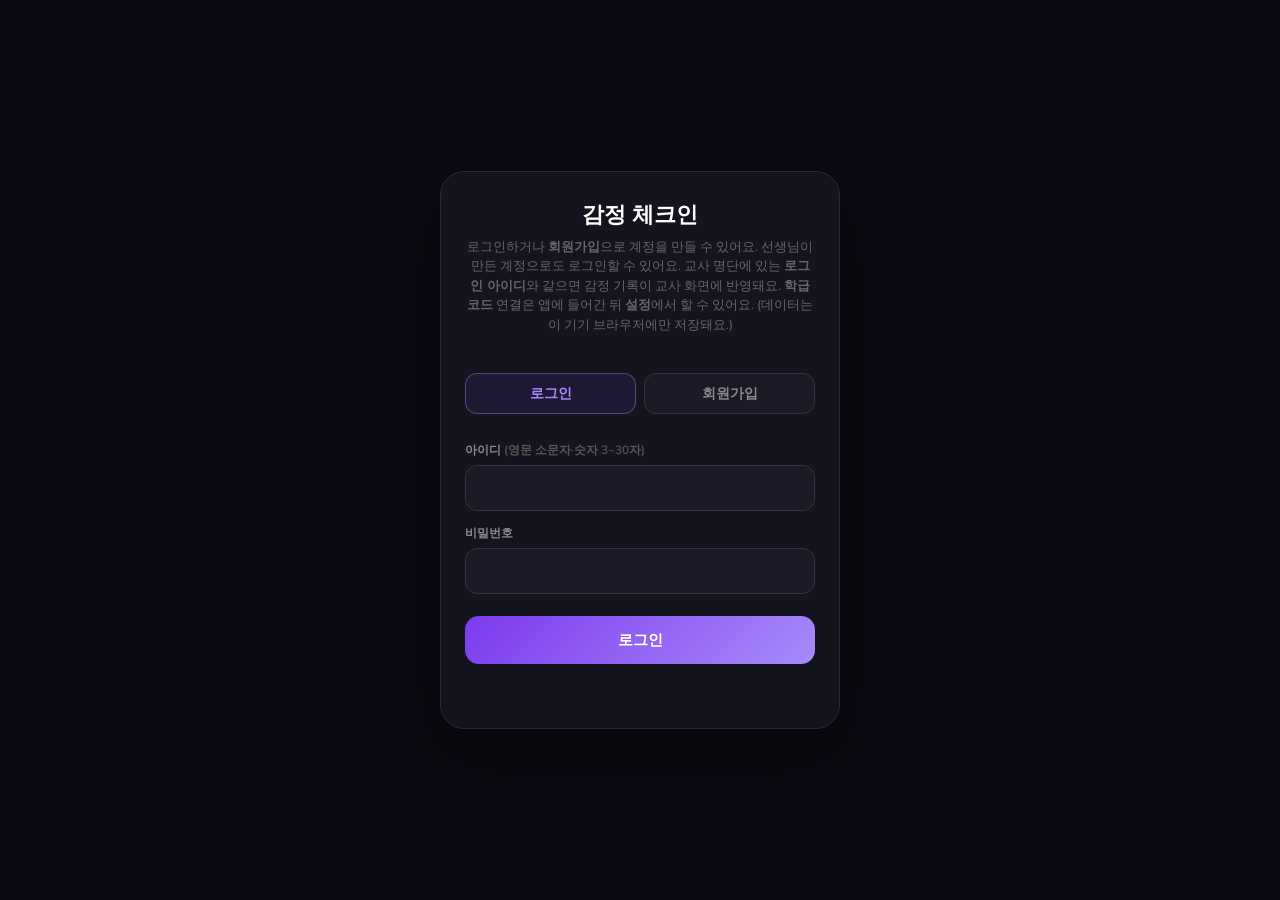
<file: index.html>
<!DOCTYPE html>
<html lang="ko">
<head>
  <meta charset="UTF-8">
  <meta name="viewport" content="width=device-width, initial-scale=1.0">
  <title>감정 체크인</title>
  <link rel="icon" href="data:image/svg+xml,%3Csvg xmlns='http://www.w3.org/2000/svg' viewBox='0 0 32 32'%3E%3Ctext y='26' font-size='24'%3E💜%3C/text%3E%3C/svg%3E">
  <script>
    (function () {
      try {
        if (localStorage.getItem('emotion-checkin-theme') === 'light') {
          document.documentElement.setAttribute('data-theme', 'light');
        }
      } catch (e) {}
    })();
  </script>
  <link rel="stylesheet" href="css/style.css">
  <link rel="stylesheet" href="css/components.css">
  <link rel="stylesheet" href="css/theme-light.css">
  <link rel="stylesheet" href="css/animations.css">
</head>
<body class="student-app">

  <div id="auth-gate" class="auth-gate" aria-label="로그인">
    <div class="auth-card">
      <h1 class="auth-title">감정 체크인</h1>
      <p class="auth-lead">로그인하거나 <strong>회원가입</strong>으로 계정을 만들 수 있어요. 선생님이 만든 계정으로도 로그인할 수 있어요. 교사 명단에 있는 <strong>로그인 아이디</strong>와 같으면 감정 기록이 교사 화면에 반영돼요. <strong>학급 코드</strong> 연결은 앱에 들어간 뒤 <strong>설정</strong>에서 할 수 있어요. (데이터는 이 기기 브라우저에만 저장돼요.)</p>
      <p id="auth-error-global" class="auth-msg auth-msg--error"></p>
      <div class="auth-tabs" role="tablist" aria-label="로그인 또는 회원가입">
        <button type="button" class="auth-tab active" id="auth-tab-login" role="tab" aria-selected="true" data-auth-tab="login">로그인</button>
        <button type="button" class="auth-tab" id="auth-tab-signup" role="tab" aria-selected="false" data-auth-tab="signup">회원가입</button>
      </div>
      <div id="auth-panel-login" class="auth-panel">
        <form id="form-login" class="auth-form" autocomplete="on">
          <label class="auth-label" for="login-userid">아이디 <span class="auth-hint">(영문 소문자·숫자 3~30자)</span></label>
          <input class="auth-input" id="login-userid" autocomplete="username" required>
          <label class="auth-label" for="login-password">비밀번호</label>
          <input class="auth-input" type="password" id="login-password" autocomplete="current-password" required>
          <button type="submit" class="auth-submit">로그인</button>
          <p id="auth-error-login" class="auth-msg auth-msg--error"></p>
        </form>
      </div>
      <div id="auth-panel-signup" class="auth-panel" style="display:none;">
        <form id="form-signup" class="auth-form" autocomplete="on">
          <label class="auth-label" for="signup-name">이름</label>
          <input class="auth-input" id="signup-name" maxlength="30" placeholder="홍길동" autocomplete="name" required>
          <label class="auth-label" for="signup-userid">로그인 아이디 <span class="auth-hint">(영문 소문자·숫자 3~30자)</span></label>
          <input class="auth-input" id="signup-userid" maxlength="30" autocomplete="username" required>
          <label class="auth-label" for="signup-password">비밀번호 <span class="auth-hint">(6자 이상)</span></label>
          <input class="auth-input" type="password" id="signup-password" autocomplete="new-password" required>
          <label class="auth-label" for="signup-password2">비밀번호 확인</label>
          <input class="auth-input" type="password" id="signup-password2" autocomplete="new-password" required>
          <button type="submit" class="auth-submit">가입하기</button>
          <p id="auth-error-signup" class="auth-msg auth-msg--error"></p>
        </form>
      </div>
    </div>
  </div>

  <div id="phone" class="phone" style="display:none;">
    <div class="status-bar">
      <span id="status-bar-clock" class="status-bar-clock" aria-live="polite" title="24시간 형식">--:--</span>
      <span class="status-bar-wifi" aria-hidden="true" title="Wi‑Fi">
        <svg xmlns="http://www.w3.org/2000/svg" width="20" height="20" viewBox="0 0 24 24" fill="none" stroke="currentColor" stroke-width="2" stroke-linecap="round" stroke-linejoin="round">
          <path d="M5 12.55a11 11 0 0 1 14.08 0" />
          <path d="M1.42 9a16 16 0 0 1 21.16 0" />
          <path d="M8.53 16.11a6 6 0 0 1 6.95 0" />
          <line x1="12" y1="20" x2="12.01" y2="20" />
        </svg>
      </span>
    </div>

    <!-- 홈 화면 -->
    <div class="screen active" id="s-home">
      <div class="scroll-area">
        <div id="teacher-banner" class="teacher-banner" style="display:none;" role="status">
          <div class="teacher-banner-inner">
            <span class="teacher-banner-label">전체 공지</span>
            <p class="teacher-banner-text" id="teacher-banner-text"></p>
            <button type="button" class="teacher-banner-close" id="teacher-banner-close" aria-label="닫기">×</button>
          </div>
        </div>
        <p class="home-display-name" id="home-display-name"></p>
        <p id="home-class-badge" class="home-class-badge" style="display:none;" role="status"></p>
        <p class="greeting">안녕하세요! 👋</p>
        <p class="sub">오늘 기분은 어때요?</p>
        <div class="big-card">
          <div class="emo-row">
            <div class="big-emo" id="today-emo">😊</div>
            <div class="emo-info">
              <h2 id="today-label">기분 좋음</h2>
              <p id="today-time">오늘 · --:--</p>
              <span class="emo-tag">😊 Happy</span>
            </div>
          </div>
        </div>
        <p class="section-title">최근 기록</p>
        <div id="recent-logs"></div>
      </div>
    </div>

    <!-- 기록 화면 -->
    <div class="screen" id="s-hist">
      <div class="screen-header">
        <h1>기록 목록</h1>
        <p>모든 감정 기록을 확인하세요</p>
      </div>
      <div class="scroll-area">
        <div id="history-list"></div>
      </div>
    </div>

    <!-- 통계 화면 -->
    <div class="screen" id="s-stat">
      <div class="screen-header">
        <h1>통계</h1>
        <p>이번 주 감정 흐름</p>
      </div>
      <div class="scroll-area">
        <div class="stats-row">
          <div class="stats-mini">
            <div class="stats-num" id="total-count">0</div>
            <div class="stats-lbl">총 기록</div>
          </div>
          <div class="stats-mini">
            <div class="stats-num" id="top-emo">-</div>
            <div class="stats-lbl">최다 감정</div>
          </div>
          <div class="stats-mini">
            <div class="stats-num" id="streak">0</div>
            <div class="stats-lbl">연속 기록</div>
          </div>
        </div>
        <div class="stat-card">
          <p class="stat-title">주간 감정 차트</p>
          <div class="week-bars" id="week-chart"></div>
        </div>
        <div class="stat-card">
          <p class="stat-title">감정 비율</p>
          <div id="ratio-chart"></div>
        </div>
        <div class="stat-card">
          <p class="stat-title">감정 달력</p>
          <p class="stat-cal-desc">날짜를 누르면 그날 기록과 메모를 볼 수 있어요.</p>
          <div class="student-cal-nav">
            <button type="button" class="student-cal-nav-btn" id="student-cal-prev" aria-label="이전 달">◀</button>
            <span id="student-cal-label" class="student-cal-label">—</span>
            <button type="button" class="student-cal-nav-btn" id="student-cal-next" aria-label="다음 달">▶</button>
          </div>
          <div class="student-cal-weekdays" aria-hidden="true">
            <span>일</span><span>월</span><span>화</span><span>수</span><span>목</span><span>금</span><span>토</span>
          </div>
          <div id="student-calendar" class="student-cal-grid"></div>
          <div id="student-day-detail" class="student-day-detail">
            <p class="student-day-placeholder">날짜를 선택해 주세요</p>
          </div>
        </div>
      </div>
    </div>

    <!-- 설정 화면 -->
    <div class="screen" id="s-set">
      <div class="screen-header">
        <h1>설정</h1>
        <p>앱 환경을 설정하세요</p>
      </div>
      <div class="scroll-area">
        <div style="text-align:center;margin-bottom:20px;">
          <div class="avatar-circle">🎓</div>
          <p class="profile-name" id="settings-profile-name">—</p>
          <p class="profile-sub" id="profile-readonly-summary"></p>
          <p class="profile-sub">이름·번호(자리) 등 변경은 선생님께 요청해 주세요.</p>
        </div>
        <div class="set-section">
          <p class="set-label">학급 연결</p>
          <p class="set-sub" id="settings-class-hint">선생님이 알려 준 학급 코드를 입력하면 홈에 학급 이름이 표시돼요. (로그인 화면에서는 연결할 수 없어요.)</p>
          <p id="settings-class-linked" class="settings-class-linked" style="display:none;"></p>
          <div id="settings-class-form-wrap">
            <label class="auth-label" for="settings-class-code-input">학급 코드</label>
            <input class="name-input" id="settings-class-code-input" maxlength="12" autocomplete="off" autocapitalize="characters" placeholder="6자리 코드" inputmode="text" style="width:100%;max-width:280px;box-sizing:border-box;">
            <div style="margin-top:10px;display:flex;flex-wrap:wrap;gap:8px;align-items:center;">
              <button type="button" class="profile-unlock-btn" id="settings-class-link-btn">연결하기</button>
              <button type="button" class="profile-unlock-btn" id="settings-class-unlink-btn" style="opacity:0.85;">연결 해제</button>
            </div>
          </div>
          <p id="settings-class-msg" class="auth-msg" style="margin-top:10px;"></p>
        </div>
        <div class="set-section">
          <div class="set-row">
            <div>
              <p class="set-label">매일 알림</p>
            </div>
            <div class="toggle on" id="t-notify" role="switch" aria-checked="true" aria-label="알림 사용"></div>
          </div>
          <div class="remind-time-block" id="settings-remind-time-wrap">
            <label class="remind-time-block__label" for="settings-remind-time">
              <span>알림 시각</span>
              <span class="remind-time-block__badge" title="0~23시 기준">24시</span>
            </label>
            <input
              type="time"
              class="name-input remind-time-input"
              id="settings-remind-time"
              step="60"
              autocomplete="off"
              aria-label="매일 알림 시각, 24시간 형식 시와 분"
            />
          </div>
          <div class="set-row">
            <div><p class="set-label">다크 모드</p></div>
            <div class="toggle on" id="t-dark" role="switch" aria-checked="true" aria-label="다크 모드"></div>
          </div>
        </div>
        <div class="set-section">
          <div class="set-row" onclick="signOutStudent()" style="cursor:pointer">
            <p class="set-label set-text-muted">로그아웃</p>
            <span class="set-text-arrow">→</span>
          </div>
        </div>
        <div class="set-section">
          <p class="set-label" style="color:#f87171;">계정 삭제</p>
          <p class="set-sub">이 기기에 저장된 <strong>로그인 정보·감정 기록·학급 코드 연결</strong>이 모두 지워져요. 되돌릴 수 없어요.</p>
          <label class="auth-label" for="settings-delete-account-password">비밀번호 확인</label>
          <input class="name-input" type="password" id="settings-delete-account-password" autocomplete="current-password" placeholder="현재 비밀번호" style="width:100%;max-width:280px;box-sizing:border-box;">
          <div style="margin-top:12px;">
            <button type="button" class="profile-unlock-btn" id="settings-delete-account-btn" style="border-color:#f87171;color:#fca5a5;">계정 영구 삭제</button>
          </div>
          <p id="settings-delete-account-msg" class="auth-msg auth-msg--error" style="margin-top:10px;"></p>
        </div>
        <div class="set-section">
          <a href="teacher.html" target="_blank" rel="noopener noreferrer" class="set-row set-row-link" style="text-decoration:none;color:inherit;">
            <p class="set-label" style="color:#a78bfa;">교사 대시보드</p>
            <span class="set-text-arrow">↗ 새 창</span>
          </a>
          <p class="sync-hint">학생 창과 교사 창을 나눠 써도 됩니다. <strong>같은 브라우저</strong>(예: 둘 다 Chrome)이면 저장·메시지가 자동으로 맞춰집니다.</p>
          <div class="set-row" onclick="clearData()" style="cursor:pointer">
            <p class="set-label" style="color:#f472b6;">데이터 초기화</p>
            <span class="set-text-arrow">→</span>
          </div>
          <div class="set-row">
            <p class="set-label set-text-version">앱 버전</p>
            <span class="set-text-version" style="font-size:12px;">v1.0.0</span>
          </div>
        </div>
      </div>
    </div>

    <!-- 하단 네비게이션 -->
    <div class="nav-bar">
      <button class="nav-btn active" id="nb-home" onclick="showScreen('home')">
        <span class="icon">🏠</span><span class="label">홈</span>
      </button>
      <button class="nav-btn" id="nb-hist" onclick="showScreen('hist')">
        <span class="icon">📋</span><span class="label">기록</span>
      </button>
      <button class="nav-center" onclick="openModal()">➕</button>
      <button class="nav-btn" id="nb-stat" onclick="showScreen('stat')">
        <span class="icon">📊</span><span class="label">통계</span>
      </button>
      <button class="nav-btn" id="nb-set" onclick="showScreen('set')">
        <span class="icon">⚙️</span><span class="label">설정</span>
      </button>
    </div>

    <!-- 감정 입력 모달 -->
    <div class="modal-overlay" id="modal" onclick="if(event.target===this)closeModal()">
      <div class="modal">
        <div class="modal-handle"></div>
        <p class="modal-title">오늘 기분이 어때요?</p>
        <div class="emo-picker">
          <button class="emo-opt selected" data-emo="😊" data-label="기분 좋음" onclick="pickEmo(this)">😊</button>
          <button class="emo-opt" data-emo="😐" data-label="보통" onclick="pickEmo(this)">😐</button>
          <button class="emo-opt" data-emo="😢" data-label="슬픔" onclick="pickEmo(this)">😢</button>
          <button class="emo-opt" data-emo="😡" data-label="화남" onclick="pickEmo(this)">😡</button>
          <button class="emo-opt" data-emo="😴" data-label="피곤함" onclick="pickEmo(this)">😴</button>
        </div>
        <textarea class="note-input" id="note-input" rows="3"
          placeholder="오늘 있었던 일을 짧게 적어보세요 (선택)"></textarea>
        <button class="save-btn" onclick="saveEmo()">저장하기 ✓</button>
      </div>
    </div>
  </div>

  <script src="js/core/paths.js"></script>
  <script src="js/core/cross-tab.js"></script>
  <script src="js/core/storage.js"></script>
  <script src="js/core/student-accounts.js"></script>
  <script src="js/student/charts.js"></script>
  <script src="js/student/ui.js"></script>
  <script src="js/student/student-class-link.js"></script>
  <script src="js/student/auth.js"></script>
  <script src="js/student/theme.js"></script>
  <script src="js/student/app.js"></script>
</body>
</html>
</file>
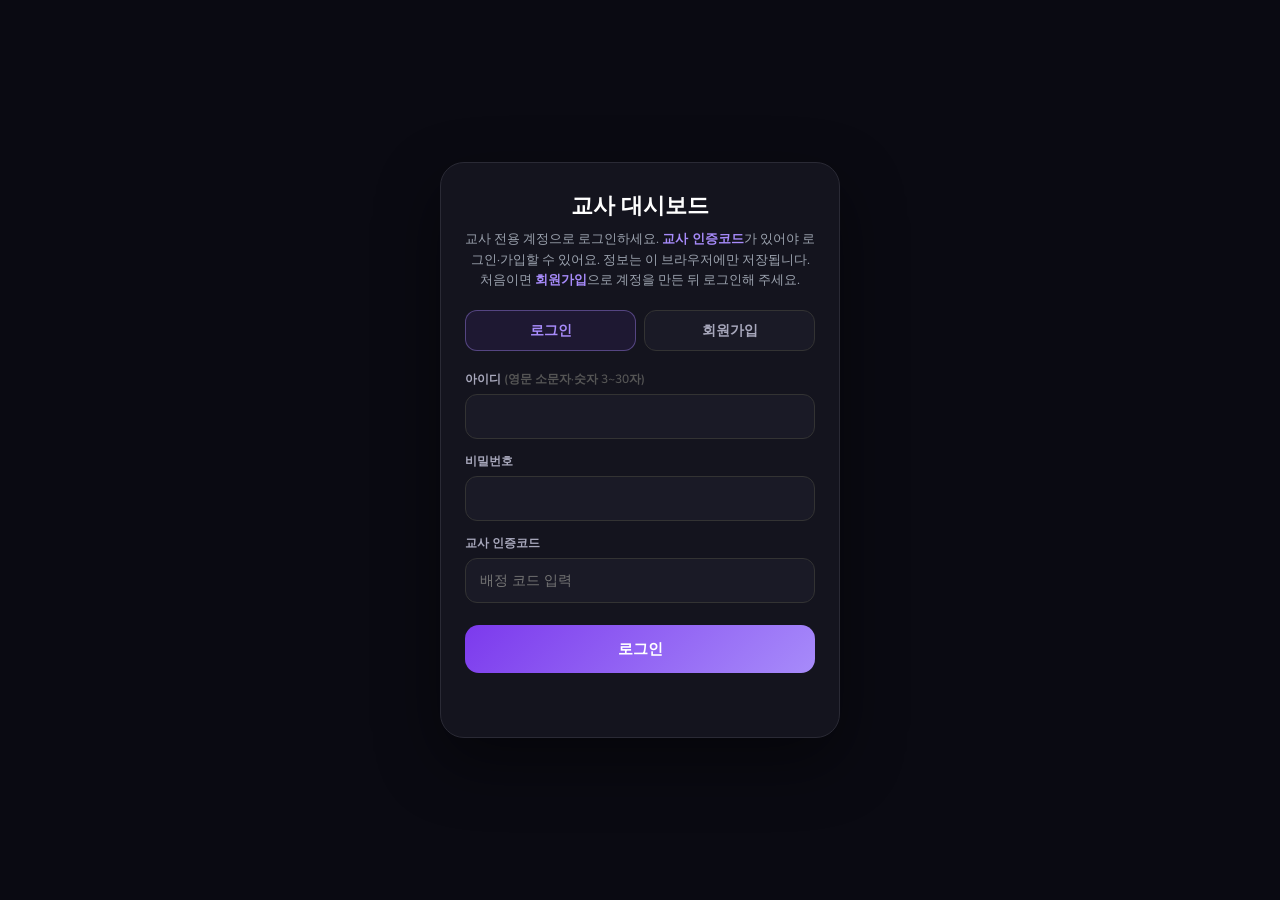
<file: teacher.html>
<!DOCTYPE html>
<html lang="ko" class="teacher-page">
<head>
  <meta charset="UTF-8">
  <meta name="viewport" content="width=device-width, initial-scale=1.0, viewport-fit=cover">
  <title>교사 대시보드 - 감정 체크인</title>
  <link rel="icon" href="data:image/svg+xml,%3Csvg xmlns='http://www.w3.org/2000/svg' viewBox='0 0 32 32'%3E%3Ctext y='26' font-size='24'%3E📊%3C/text%3E%3C/svg%3E">
  <script>
    (function () {
      try {
        if (localStorage.getItem('emotion-checkin-teacher-theme') === 'light') {
          document.documentElement.setAttribute('data-teacher-theme', 'light');
        }
      } catch (e) {}
    })();
  </script>
  <link rel="stylesheet" href="css/components.css">
  <link rel="stylesheet" href="css/teacher-base.css">
  <link rel="stylesheet" href="css/teacher-responsive.css">
  <link rel="stylesheet" href="css/teacher-insight.css">
  <link rel="stylesheet" href="css/teacher-auth.css">
  <link rel="stylesheet" href="css/teacher-shell.css">
  <link rel="stylesheet" href="css/teacher-theme-light.css">
</head>
<body class="teacher-body">

  <div id="teacher-auth-gate" class="teacher-auth-gate">
    <div class="teacher-auth-card">
      <h1 class="teacher-auth-title">교사 대시보드</h1>
      <p class="teacher-auth-lead">교사 전용 계정으로 로그인하세요. <strong>교사 인증코드</strong>가 있어야 로그인·가입할 수 있어요. 정보는 이 브라우저에만 저장됩니다. 처음이면 <strong>회원가입</strong>으로 계정을 만든 뒤 로그인해 주세요.</p>
      <p id="teacher-auth-post-delete-hint" class="teacher-auth-msg" hidden></p>
      <div class="teacher-auth-tabs">
        <button type="button" class="teacher-auth-tab active" id="teacher-tab-login">로그인</button>
        <button type="button" class="teacher-auth-tab" id="teacher-tab-signup">회원가입</button>
      </div>
      <form id="form-teacher-login" class="teacher-auth-form" autocomplete="on">
        <label class="teacher-auth-label" for="teacher-login-userid">아이디 <span class="teacher-auth-hint">(영문 소문자·숫자 3~30자)</span></label>
        <input class="teacher-auth-input" id="teacher-login-userid" autocomplete="username" required>
        <label class="teacher-auth-label" for="teacher-login-password">비밀번호</label>
        <input class="teacher-auth-input" type="password" id="teacher-login-password" autocomplete="current-password" required>
        <label class="teacher-auth-label" for="teacher-login-auth-code">교사 인증코드</label>
        <input class="teacher-auth-input" id="teacher-login-auth-code" maxlength="20" autocomplete="off" inputmode="numeric" pattern="[0-9]*" placeholder="배정 코드 입력" required>
        <button type="submit" class="teacher-auth-submit">로그인</button>
        <p id="teacher-auth-error-login" class="teacher-auth-msg teacher-auth-msg--error"></p>
      </form>
      <form id="form-teacher-signup" class="teacher-auth-form" style="display:none;" autocomplete="on">
        <label class="teacher-auth-label" for="teacher-signup-name">이름</label>
        <input class="teacher-auth-input" id="teacher-signup-name" maxlength="30" placeholder="예: 김선생" required>
        <label class="teacher-auth-label" for="teacher-signup-userid">아이디 <span class="teacher-auth-hint">(영문 소문자·숫자 3~30자)</span></label>
        <input class="teacher-auth-input" id="teacher-signup-userid" maxlength="30" autocomplete="username" required>
        <label class="teacher-auth-label" for="teacher-signup-password">비밀번호 <span class="teacher-auth-hint">(6자 이상)</span></label>
        <input class="teacher-auth-input" type="password" id="teacher-signup-password" autocomplete="new-password" required>
        <label class="teacher-auth-label" for="teacher-signup-password2">비밀번호 확인</label>
        <input class="teacher-auth-input" type="password" id="teacher-signup-password2" autocomplete="new-password" required>
        <label class="teacher-auth-label" for="teacher-signup-auth-code">교사 인증코드</label>
        <input class="teacher-auth-input" id="teacher-signup-auth-code" maxlength="20" autocomplete="off" inputmode="numeric" pattern="[0-9]*" placeholder="배정 코드 입력" required>
        <button type="submit" class="teacher-auth-submit">회원가입</button>
        <p id="teacher-auth-error-signup" class="teacher-auth-msg teacher-auth-msg--error"></p>
      </form>
    </div>
  </div>

  <div id="teacher-app-shell" class="teacher-app-shell" style="display:none;">

  <div class="teacher-app-layout">

  <header class="teacher-header">
    <div class="header-inner">
      <div>
        <h1 class="header-title">📊 감정 체크인 대시보드</h1>
        <p class="header-sub"><span id="teacher-session-label"></span><span id="teacher-class-label">2학년 3반</span> · <span id="today-date"></span></p>
        <p class="header-sync teacher-header-sync--desk">같은 브라우저의 학생 창·탭과 실시간 연동</p>
      </div>
      <div class="header-actions teacher-header-actions--desk">
        <a href="index.html" target="_blank" rel="noopener noreferrer" class="back-btn">학생 앱 ↗ 새 창</a>
      </div>
    </div>
  </header>

  <nav class="teacher-desk-tabs" aria-label="교사 메뉴 (PC)">
    <button type="button" class="teacher-desk-tab is-active" data-teacher-tab="individual" id="teacher-desk-tab-individual">학생별 보기</button>
    <button type="button" class="teacher-desk-tab" data-teacher-tab="group" id="teacher-desk-tab-group">학급 전체보기</button>
    <button type="button" class="teacher-desk-tab" data-teacher-tab="broadcast" id="teacher-desk-tab-broadcast">전체 공지하기</button>
    <button type="button" class="teacher-desk-tab" data-teacher-tab="settings" id="teacher-desk-tab-settings">설정</button>
  </nav>

  <section class="summary-section teacher-summary-desk" aria-label="학급 요약">
    <div class="summary-card">
      <div class="summary-icon">👥</div>
      <div class="summary-num" data-summary-field="total">0</div>
      <div class="summary-lbl">전체 학생</div>
    </div>
    <div class="summary-card">
      <div class="summary-icon">✅</div>
      <div class="summary-num" data-summary-field="checked">0</div>
      <div class="summary-lbl">오늘 기록</div>
    </div>
    <div class="summary-card alert-card">
      <div class="summary-icon">⚠️</div>
      <div class="summary-num" data-summary-field="alert">0</div>
      <div class="summary-lbl">관심 필요</div>
    </div>
    <div class="summary-card">
      <div class="summary-icon">😊</div>
      <div class="summary-num" data-summary-field="top-emo">-</div>
      <div class="summary-lbl">오늘 최다 감정</div>
    </div>
  </section>

  <div class="teacher-panels">

    <div class="teacher-panel is-active" data-teacher-panel="individual" id="teacher-panel-individual">
      <main class="main-content">
        <section class="student-list-section">
          <div class="section-header">
            <h2 class="section-title">학생별 목록</h2>
            <select class="filter-select" id="filter-emo" onchange="filterStudents(this.value)">
              <option value="all">전체</option>
              <option value="😊">😊 기분 좋음</option>
              <option value="😐">😐 보통</option>
              <option value="😢">😢 슬픔</option>
              <option value="😡">😡 화남</option>
              <option value="😴">😴 피곤함</option>
              <option value="none">미기록</option>
            </select>
          </div>
          <p class="teacher-student-list-hint">학생 줄을 누르면 오른쪽에 상세·기록이 열려요 (모바일은 아래 시트)</p>
          <div class="student-list" id="student-list"></div>
        </section>

        <section class="detail-panel" id="detail-panel">
          <div class="detail-empty" id="detail-empty">
            <p>👈 학생을 선택하면<br>상세·기록이 나와요</p>
          </div>
          <div class="detail-content" id="detail-content" style="display:none;">
            <button type="button" class="detail-back-to-list" id="btn-back-to-student-list" aria-label="학생별 목록으로 돌아가기">← 학생별 목록</button>
            <div class="detail-header">
              <div class="detail-avatar" id="d-avatar">😊</div>
              <div>
                <h3 class="detail-name" id="d-name">-</h3>
                <p class="detail-meta" id="d-meta">-</p>
              </div>
            </div>
            <button type="button" class="insight-btn" id="btn-open-insight">📈 감정 그래프·달력 보기</button>
            <div class="detail-today">
              <p class="detail-section-lbl">오늘 감정</p>
              <div class="today-badge" id="d-today-badge">
                <span id="d-today-emo">-</span>
                <span id="d-today-label">-</span>
              </div>
              <p class="detail-record-at" id="d-today-recorded-at" hidden></p>
              <p class="detail-note" id="d-today-note"></p>
            </div>
            <div class="detail-week">
              <p class="detail-section-lbl">이번 주 감정</p>
              <div class="week-emo-row" id="d-week-row"></div>
            </div>
            <div class="detail-history">
              <p class="detail-section-lbl">최근 기록</p>
              <div id="d-history-list"></div>
            </div>
          </div>
        </section>
      </main>
    </div>

    <div class="teacher-panel" data-teacher-panel="group" id="teacher-panel-group">
      <div class="teacher-group-inner">
        <section class="summary-section teacher-summary-mobile" aria-label="학급 요약">
          <div class="summary-card">
            <div class="summary-icon">👥</div>
            <div class="summary-num" data-summary-field="total">0</div>
            <div class="summary-lbl">전체 학생</div>
          </div>
          <div class="summary-card">
            <div class="summary-icon">✅</div>
            <div class="summary-num" data-summary-field="checked">0</div>
            <div class="summary-lbl">오늘 기록</div>
          </div>
          <div class="summary-card alert-card">
            <div class="summary-icon">⚠️</div>
            <div class="summary-num" data-summary-field="alert">0</div>
            <div class="summary-lbl">관심 필요</div>
          </div>
          <div class="summary-card">
            <div class="summary-icon">😊</div>
            <div class="summary-num" data-summary-field="top-emo">-</div>
            <div class="summary-lbl">오늘 최다 감정</div>
          </div>
        </section>
        <h2 class="teacher-group-page-title">학급 전체보기</h2>
        <p class="teacher-group-page-lead">오늘 체크인 기준으로 학급 감정을 한눈에 볼 수 있어요.</p>
        <section class="teacher-group-chart-section" aria-label="오늘 감정 분포">
          <h3 class="teacher-group-section-heading">오늘 감정 분포</h3>
          <div id="teacher-group-chart" class="teacher-group-chart"></div>
        </section>
        <h3 class="teacher-group-section-heading teacher-group-list-heading">학생별 오늘 상태</h3>
        <p class="teacher-group-grid-hint">이름을 누르면 학생별 보기로 이동해요.</p>
        <div id="teacher-group-list" class="teacher-group-list" role="list"></div>
      </div>
    </div>

    <div class="teacher-panel" data-teacher-panel="broadcast" id="teacher-panel-broadcast">
      <div class="teacher-broadcast-panel-inner">
        <h2 class="teacher-broadcast-panel-title">전체 공지하기</h2>
        <p class="broadcast-hint teacher-broadcast-panel-hint">같은 브라우저의 학생 앱 홈 상단에 <strong>전체 공지</strong>로 표시돼요. 학생이 홈을 열면 바로 볼 수 있습니다.</p>
        <div class="teacher-broadcast-panel-card">
          <label class="teacher-broadcast-input-label" for="teacher-broadcast-input">공지 내용</label>
          <textarea id="teacher-broadcast-input" class="broadcast-textarea" rows="4" maxlength="200" placeholder="예: 오늘 수업은 3교시에 진행합니다."></textarea>
          <div class="teacher-broadcast-actions">
            <button type="button" class="broadcast-btn" id="teacher-broadcast-send">전체공지 등록</button>
            <button type="button" class="broadcast-btn ghost" id="teacher-broadcast-clear">공지 지우기</button>
          </div>
        </div>
      </div>
    </div>

    <div class="teacher-panel" data-teacher-panel="settings" id="teacher-panel-settings">
      <div class="teacher-settings-inner">
        <h2 class="teacher-settings-title">설정</h2>
        <p class="teacher-settings-lead">화면·계정·학생 데이터를 관리해요. 아래에서 섹션을 고르세요.</p>
        <nav class="teacher-settings-subnav teacher-settings-subnav--segmented" aria-label="설정 하위 메뉴">
          <button type="button" class="teacher-settings-subtab is-active" data-settings-sub="app" id="teacher-settings-sub-app">앱 환경</button>
          <button type="button" class="teacher-settings-subtab" data-settings-sub="accounts" id="teacher-settings-sub-accounts">학생 계정 생성</button>
          <button type="button" class="teacher-settings-subtab" data-settings-sub="roster" id="teacher-settings-sub-roster">명단 관리</button>
        </nav>

        <div class="teacher-settings-subpanel is-active" data-settings-panel="app" id="teacher-settings-panel-app">
          <div class="teacher-settings-card teacher-settings-card--spacious">
            <p class="teacher-settings-row-title">화면 모드</p>
            <div class="teacher-settings-toggle-row">
              <span class="teacher-settings-toggle-lbl">다크 모드</span>
              <div class="toggle on" id="teacher-settings-dark-toggle" role="switch" aria-checked="true" aria-label="다크 모드"></div>
            </div>
          </div>
          <div class="teacher-settings-card teacher-settings-card--spacious">
            <p class="teacher-settings-row-title">계정</p>
            <button type="button" class="broadcast-btn ghost teacher-settings-fullbtn" id="teacher-settings-logout">로그아웃</button>
            <p class="teacher-settings-sub" style="margin-top:16px;">계정을 지우면 이 브라우저의 <strong>교사 계정·학급·명단 수정·공지</strong>가 함께 없어져요. 학생 앱의 다른 학생 계정·기록은 그대로예요.</p>
            <label class="teacher-roster-label" for="teacher-delete-account-password" style="margin-top:12px;">비밀번호 확인</label>
            <input type="password" class="teacher-roster-input" id="teacher-delete-account-password" autocomplete="current-password" placeholder="현재 비밀번호" style="max-width:320px;">
            <button type="button" class="broadcast-btn ghost teacher-settings-fullbtn" id="teacher-delete-account-btn" style="margin-top:12px;border-color:#f87171;color:#fca5a5;">교사 계정 영구 삭제</button>
            <p id="teacher-delete-account-msg" class="teacher-auth-msg teacher-auth-msg--error" style="margin-top:10px;"></p>
          </div>
          <div class="teacher-settings-card teacher-settings-card--spacious">
            <p class="teacher-settings-row-title">앱</p>
            <a href="index.html" target="_blank" rel="noopener noreferrer" class="back-btn teacher-settings-fullbtn">학생 앱 열기 ↗</a>
            <p class="teacher-settings-sub teacher-settings-version">버전 1.0.0</p>
          </div>
        </div>

        <div class="teacher-settings-subpanel" data-settings-panel="accounts" id="teacher-settings-panel-accounts">
          <h3 class="teacher-manage-title teacher-settings-section-title">학생 계정 생성</h3>
          <p class="teacher-manage-hint">학생 앱에서 쓸 아이디·비밀번호와 프로필을 정합니다. 저장은 이 브라우저에만 되며, 학생 앱과 같은 브라우저를 쓰면 바로 로그인할 수 있어요.</p>
          <div class="teacher-manage-card teacher-manage-card--spacious">
            <form id="form-teacher-create-student-account" class="teacher-roster-form teacher-settings-form" autocomplete="off">
              <div class="teacher-field teacher-field--full">
                <label class="teacher-roster-label" for="teacher-acct-name">이름 <span class="teacher-roster-req">*</span></label>
                <input class="teacher-roster-input" id="teacher-acct-name" maxlength="30" placeholder="홍길동" required>
              </div>
              <div class="teacher-settings-field-grid teacher-settings-field-grid--2">
                <div class="teacher-field">
                  <label class="teacher-roster-label" for="teacher-acct-grade">학년 <span class="teacher-roster-req">*</span></label>
                  <input class="teacher-roster-input" id="teacher-acct-grade" maxlength="40" placeholder="예: 2학년" required>
                </div>
                <div class="teacher-field">
                  <label class="teacher-roster-label" for="teacher-acct-class">반 <span class="teacher-roster-req">*</span></label>
                  <input class="teacher-roster-input" id="teacher-acct-class" maxlength="20" placeholder="예: 3반" required>
                </div>
              </div>
              <div class="teacher-field teacher-field--full">
                <label class="teacher-roster-label" for="teacher-acct-student-number">번호(자리·출석번호) <span class="teacher-roster-req">*</span> <span class="teacher-roster-opt">학년·반을 정한 뒤, 반에서 쓰는 번호예요.</span></label>
                <input class="teacher-roster-input" id="teacher-acct-student-number" maxlength="20" placeholder="예: 15 또는 15번" required>
              </div>
              <div class="teacher-field teacher-field--full">
                <label class="teacher-roster-label" for="teacher-acct-userid">로그인 아이디 <span class="teacher-roster-req">*</span> <span class="teacher-roster-opt">(영문 소문자·숫자 3~30자)</span></label>
                <input class="teacher-roster-input" id="teacher-acct-userid" maxlength="30" autocomplete="username" required>
              </div>
              <div class="teacher-settings-field-grid teacher-settings-field-grid--2">
                <div class="teacher-field">
                  <label class="teacher-roster-label" for="teacher-acct-password">비밀번호 <span class="teacher-roster-req">*</span> <span class="teacher-roster-opt">(6자 이상)</span></label>
                  <input class="teacher-roster-input" type="password" id="teacher-acct-password" autocomplete="new-password" required>
                </div>
                <div class="teacher-field">
                  <label class="teacher-roster-label" for="teacher-acct-password2">비밀번호 확인 <span class="teacher-roster-req">*</span></label>
                  <input class="teacher-roster-input" type="password" id="teacher-acct-password2" autocomplete="new-password" required>
                </div>
              </div>
              <p id="teacher-acct-error" class="teacher-auth-msg teacher-auth-msg--error" role="status"></p>
              <div class="teacher-roster-actions teacher-roster-actions--end">
                <button type="submit" class="broadcast-btn" id="teacher-acct-submit">계정 만들기</button>
              </div>
            </form>
          </div>
        </div>

        <div class="teacher-settings-subpanel" data-settings-panel="roster" id="teacher-settings-panel-roster">
          <nav class="teacher-settings-subnav teacher-settings-subnav--segmented teacher-roster-subnav" aria-label="명단 관리 하위 메뉴">
            <button type="button" class="teacher-settings-subtab is-active" data-roster-sub="class-room" id="teacher-roster-sub-class">학급 생성</button>
            <button type="button" class="teacher-settings-subtab" data-roster-sub="roster" id="teacher-roster-sub-roster">명단</button>
          </nav>

          <div class="teacher-roster-subpanel is-active" data-roster-panel="class-room" id="teacher-roster-panel-class-room">
            <div class="teacher-settings-card teacher-settings-card--spacious teacher-class-room-card">
              <p class="teacher-settings-row-title">학급 만들기</p>
              <p class="teacher-settings-sub">학급 이름과 <strong>6자리 코드</strong>가 생겨요. 코드를 학생에게 알려 주면, 학생 앱 <strong>설정</strong>에서 같은 코드로 연결할 수 있어요. (데이터는 이 브라우저에만 있어요 — 선생님·학생 창을 <strong>같은 브라우저</strong>로 쓰는 경우에만 맞아요.)</p>
              <div id="teacher-class-room-create">
                <label class="teacher-roster-label" for="teacher-class-name-input">학급 이름</label>
                <input class="teacher-roster-input" id="teacher-class-name-input" maxlength="40" placeholder="예: 2학년 3반" autocomplete="off">
                <div class="teacher-roster-actions" style="margin-top:14px;">
                  <button type="button" class="broadcast-btn" id="teacher-class-create-btn">학급 만들기</button>
                </div>
              </div>
              <div id="teacher-class-room-active" style="display:none;">
                <p class="teacher-class-room-line"><span class="teacher-class-room-k">학급 이름</span> <strong id="teacher-class-room-name"></strong></p>
                <p class="teacher-class-room-k" style="margin-top:14px;">학급 코드</p>
                <div class="teacher-class-code-box" id="teacher-class-room-code" aria-live="polite"></div>
                <div class="teacher-class-room-actions">
                  <button type="button" class="broadcast-btn" id="teacher-class-copy-btn">코드 복사</button>
                  <button type="button" class="broadcast-btn ghost" id="teacher-class-regenerate-btn">코드 새로 만들기</button>
                  <button type="button" class="broadcast-btn ghost" id="teacher-class-remove-btn">학급 없애기</button>
                </div>
              </div>
              <p id="teacher-class-room-msg" class="teacher-auth-msg" style="margin-top:12px;"></p>
            </div>
          </div>

          <div class="teacher-roster-subpanel" data-roster-panel="roster" id="teacher-roster-panel-roster">
            <h2 class="teacher-roster-class-page-title" id="teacher-roster-class-page-title">학급 미설정</h2>
            <p class="teacher-manage-hint">교사가 추가한 학생은 이 브라우저에만 저장돼요. JSON 명단 학생은 수정하거나 대시보드에서 숨길 수 있어요. 로그인 계정이 있는 학생은 <strong>학생 계정 생성</strong> 탭에서 관리하는 것을 권장해요.</p>
            <div class="teacher-manage-card teacher-manage-card--spacious">
              <form id="teacher-roster-form" class="teacher-roster-form teacher-settings-form" autocomplete="off">
                <p class="teacher-roster-manual-heading teacher-roster-manual-heading--in-card" aria-label="수동으로 학생 추가">수동추가</p>
                <div class="teacher-field teacher-field--full">
                  <label class="teacher-roster-label" for="teacher-roster-userid">아이디 <span class="teacher-roster-opt">(선택, 로그인 연동 시)</span></label>
                  <input class="teacher-roster-input" id="teacher-roster-userid" maxlength="30" placeholder="영문 소문자·숫자 3~30자" autocomplete="off">
                </div>
                <div class="teacher-field teacher-field--full">
                  <label class="teacher-roster-label" for="teacher-roster-name">이름 <span class="teacher-roster-req">*</span></label>
                  <input class="teacher-roster-input" id="teacher-roster-name" maxlength="30" required placeholder="이름">
                </div>
                <div class="teacher-settings-field-grid teacher-settings-field-grid--2">
                  <div class="teacher-field">
                    <label class="teacher-roster-label" for="teacher-roster-grade">학년</label>
                    <input class="teacher-roster-input" id="teacher-roster-grade" maxlength="40" placeholder="예: 2학년">
                  </div>
                  <div class="teacher-field">
                    <label class="teacher-roster-label" for="teacher-roster-class">반</label>
                    <input class="teacher-roster-input" id="teacher-roster-class" maxlength="20" placeholder="예: 3반">
                  </div>
                </div>
                <div class="teacher-field teacher-field--full">
                  <label class="teacher-roster-label" for="teacher-roster-number">학번 <span class="teacher-roster-opt">(자리·출석번호)</span></label>
                  <input class="teacher-roster-input" id="teacher-roster-number" maxlength="20" placeholder="예: 15 또는 15번">
                </div>
                <div class="teacher-roster-actions teacher-roster-actions--end">
                  <button type="submit" class="broadcast-btn" id="teacher-roster-submit">학생 추가</button>
                  <button type="button" class="broadcast-btn ghost" id="teacher-roster-cancel-edit">취소</button>
                </div>
              </form>
            </div>
            <h3 class="teacher-manage-subtitle">현재 명단</h3>
            <div class="teacher-manage-list teacher-manage-list--spacious" id="teacher-manage-list"></div>
          </div>
        </div>
      </div>
    </div>

  </div><!-- /.teacher-panels -->

  <nav class="teacher-mobile-tabbar" aria-label="교사 메뉴 (모바일)">
    <button type="button" class="teacher-mtab is-active" data-teacher-tab="individual" id="teacher-mtab-individual" aria-label="학생별 보기">
      <span class="teacher-mtab-ico" aria-hidden="true">👤</span>
      <span class="teacher-mtab-lbl">학생별</span>
    </button>
    <button type="button" class="teacher-mtab" data-teacher-tab="group" id="teacher-mtab-group" aria-label="학급 전체보기">
      <span class="teacher-mtab-ico" aria-hidden="true">👥</span>
      <span class="teacher-mtab-lbl">학급</span>
    </button>
    <button type="button" class="teacher-mtab" data-teacher-tab="broadcast" id="teacher-mtab-broadcast" aria-label="전체 공지하기">
      <span class="teacher-mtab-ico" aria-hidden="true">📢</span>
      <span class="teacher-mtab-lbl">공지</span>
    </button>
    <button type="button" class="teacher-mtab" data-teacher-tab="settings" id="teacher-mtab-settings" aria-label="설정">
      <span class="teacher-mtab-ico" aria-hidden="true">⚙️</span>
      <span class="teacher-mtab-lbl">설정</span>
    </button>
  </nav>

  </div><!-- /.teacher-app-layout -->

  <button type="button" class="detail-mobile-backdrop" id="detail-mobile-backdrop" aria-label="상세 닫기" tabindex="-1"></button>

  <div id="insight-overlay" class="insight-overlay" style="display:none;" role="dialog" aria-modal="true" aria-labelledby="insight-title" onclick="closeInsightModal()">
    <div class="insight-modal" id="insight-modal-box" onclick="event.stopPropagation()">
      <div class="insight-modal-head">
        <h2 id="insight-title" class="insight-modal-title">감정 보기</h2>
        <button type="button" class="insight-close" id="insight-close" aria-label="닫기">×</button>
      </div>
      <div class="insight-modal-body">
        <section class="insight-block">
          <h3 class="insight-block-title">감정 분포</h3>
          <p class="insight-block-desc">전체 기록에서 감정별 비율이에요.</p>
          <div id="insight-graph" class="insight-graph"></div>
        </section>
        <section class="insight-block">
          <h3 class="insight-block-title">달력</h3>
          <p class="insight-block-desc">날짜를 누르면 그날 메모를 볼 수 있어요.</p>
          <div class="insight-cal-nav">
            <button type="button" class="insight-cal-nav-btn" id="insight-cal-prev" aria-label="이전 달">◀</button>
            <span id="insight-cal-label" class="insight-cal-label">—</span>
            <button type="button" class="insight-cal-nav-btn" id="insight-cal-next" aria-label="다음 달">▶</button>
          </div>
          <div class="insight-cal-weekdays" aria-hidden="true">
            <span>일</span><span>월</span><span>화</span><span>수</span><span>목</span><span>금</span><span>토</span>
          </div>
          <div id="insight-calendar" class="insight-calendar"></div>
          <div id="insight-day-detail" class="insight-day-detail">
            <p class="insight-day-placeholder">날짜를 선택해 주세요</p>
          </div>
        </section>
      </div>
    </div>
  </div>

  </div><!-- /teacher-app-shell -->

  <script src="js/core/paths.js"></script>
  <script src="js/core/cross-tab.js"></script>
  <script src="js/core/storage.js"></script>
  <script src="js/core/student-accounts.js"></script>
  <script src="js/teacher/teacher-data.js"></script>
  <script src="js/teacher/teacher-theme.js"></script>
  <script src="js/teacher/teacher-app.js"></script>
  <script src="js/teacher/teacher-class-room.js"></script>
  <script src="js/teacher/teacher-roster.js"></script>
  <script src="js/teacher/teacher-auth.js"></script>
</body>
</html>
</file>
<file: css/style.css>
/* ===========================
   css/style.css
   전체 색상, 폰트, 기본 레이아웃
=========================== */

@import url('https://fonts.googleapis.com/css2?family=Nunito:wght@400;600;700;800&display=swap');

* {
  margin: 0;
  padding: 0;
  box-sizing: border-box;
}

body {
  background: #0a0a12;
  display: flex;
  justify-content: center;
  align-items: center;
  min-height: 100vh;
  font-family: 'Nunito', sans-serif;
}

/* 폰 전체 틀 */
.phone {
  width: 375px;
  height: 780px;
  border-radius: 44px;
  background: #0f0f14;
  border: 2px solid #2a2a35;
  overflow: hidden;
  display: flex;
  flex-direction: column;
  position: relative;
  box-shadow: 0 32px 80px rgba(0, 0, 0, 0.5);
}

/* 상단 상태바 */
.status-bar {
  display: flex;
  justify-content: space-between;
  align-items: center;
  padding: 14px 24px 6px;
  font-size: 12px;
  font-weight: 700;
  color: #fff;
  flex-shrink: 0;
}

.status-bar-clock {
  font-variant-numeric: tabular-nums;
  letter-spacing: 0.03em;
  min-width: 5.2em;
  text-align: left;
}

.status-bar-wifi {
  display: flex;
  align-items: center;
  opacity: 0.92;
}

.status-bar-wifi svg {
  display: block;
}

/* 화면 전환 영역 */
.screen {
  flex: 1;
  overflow: hidden;
  display: none;
  flex-direction: column;
}

.screen.active {
  display: flex;
}

/* 스크롤 영역 */
.scroll-area {
  flex: 1;
  overflow-y: auto;
  padding: 0 20px 20px;
  scrollbar-width: none;
}

.scroll-area::-webkit-scrollbar {
  display: none;
}

/* 화면 상단 헤더 */
.screen-header {
  padding: 0 20px 12px;
  flex-shrink: 0;
}

.screen-header h1 {
  font-size: 22px;
  font-weight: 800;
  color: #fff;
  margin: 10px 0 2px;
}

.screen-header p {
  font-size: 12px;
  color: #666;
}

/* 텍스트 스타일 */
.greeting {
  font-size: 22px;
  font-weight: 800;
  color: #fff;
  margin: 12px 0 4px;
}

.sub {
  font-size: 13px;
  color: #888;
  margin-bottom: 16px;
}

.section-title {
  font-size: 13px;
  font-weight: 700;
  color: #888;
  letter-spacing: 0.5px;
  text-transform: uppercase;
  margin: 16px 0 10px;
}

/* 설정 화면 텍스트 */
.profile-name {
  color: #fff;
  font-weight: 700;
  font-size: 16px;
  margin: 4px 0 2px;
}

.profile-sub {
  color: #666;
  font-size: 12px;
}

.grade-text {
  color: #a78bfa;
  font-weight: 700;
  font-size: 14px;
}

/* 통계 숫자 */
.stats-num {
  font-size: 28px;
  font-weight: 800;
  color: #a78bfa;
  margin: 0 0 2px;
}

.stats-lbl {
  font-size: 12px;
  color: #666;
}

/* ===========================
   데스크톱 / 큰 화면
   폰 목업을 유지하되 PC에서 높이·너비를 쓰기 좋게 맞춤
=========================== */
@media (min-width: 768px) {
  body.student-app {
    padding: 20px;
    align-items: flex-start;
    min-height: 100vh;
  }

  body.student-app .phone {
    width: min(420px, calc(100vw - 40px));
    height: min(780px, calc(100vh - 40px));
    max-height: none;
    border-radius: 36px;
  }
}

@media (min-width: 1024px) {
  body.student-app {
    align-items: center;
  }

  body.student-app .phone {
    width: min(480px, calc(100vw - 48px));
    height: min(860px, calc(100vh - 48px));
  }
}
</file>
<file: css/components.css>
/* ===========================
   css/components.css
   카드, 버튼, 네비게이션 등 부품 스타일
=========================== */

/* 오늘 감정 큰 카드 */
.big-card {
  background: linear-gradient(135deg, #1e1e2e, #252535);
  border-radius: 24px;
  padding: 20px;
  margin-bottom: 14px;
  border: 1px solid #2e2e42;
}

.big-card .emo-row {
  display: flex;
  align-items: center;
  gap: 14px;
}

.big-emo {
  font-size: 52px;
  line-height: 1;
}

.emo-info h2 {
  font-size: 18px;
  font-weight: 800;
  color: #fff;
  margin: 0 0 4px;
}

.emo-info p {
  font-size: 12px;
  color: #888;
  margin: 0;
}

.emo-tag {
  display: inline-block;
  background: #2e2e42;
  color: #aaa;
  font-size: 11px;
  border-radius: 8px;
  padding: 3px 10px;
  margin-top: 8px;
}

/* 최근 기록 카드 */
.log-card {
  background: #1a1a26;
  border-radius: 16px;
  padding: 14px;
  margin-bottom: 10px;
  border: 1px solid #252535;
  display: flex;
  align-items: center;
  gap: 12px;
}

.log-emo {
  font-size: 28px;
  flex-shrink: 0;
}

.log-info {
  flex: 1;
}

.log-info .log-title {
  font-size: 14px;
  font-weight: 700;
  color: #e8e8f0;
  margin: 0 0 2px;
}

.log-info .log-sub {
  font-size: 12px;
  color: #666;
  margin: 0;
}

.log-time {
  font-size: 11px;
  color: #555;
  text-align: right;
}

/* 기록 목록 아이템 */
.hist-item {
  background: #1a1a26;
  border-radius: 16px;
  padding: 14px 16px;
  margin-bottom: 10px;
  border: 1px solid #252535;
  display: flex;
  align-items: center;
  gap: 12px;
}

.hist-date {
  font-size: 10px;
  color: #666;
  background: #22223a;
  padding: 3px 8px;
  border-radius: 8px;
  white-space: nowrap;
}

/* 통계 카드 */
.stat-card {
  background: #1a1a26;
  border-radius: 20px;
  padding: 18px;
  margin-bottom: 14px;
  border: 1px solid #252535;
}

.stat-title {
  font-size: 13px;
  font-weight: 700;
  color: #888;
  margin: 0 0 14px;
}

.stats-row {
  display: flex;
  gap: 10px;
  margin-bottom: 14px;
}

.stats-mini {
  flex: 1;
  background: #1e1e2e;
  border-radius: 14px;
  padding: 14px;
  text-align: center;
  border: 1px solid #252535;
}

/* 주간 차트 */
.week-bars {
  display: flex;
  align-items: flex-end;
  gap: 6px;
  height: 70px;
}

.bar-wrap {
  flex: 1;
  display: flex;
  flex-direction: column;
  align-items: center;
  gap: 4px;
  height: 100%;
  justify-content: flex-end;
}

.bar {
  width: 100%;
  border-radius: 6px 6px 0 0;
}

.bar-lbl {
  font-size: 10px;
  color: #666;
}

/* 감정 비율 바 */
.ratio-row {
  display: flex;
  align-items: center;
  gap: 10px;
  margin-bottom: 10px;
}

.ratio-emo {
  font-size: 18px;
  width: 28px;
  text-align: center;
}

.ratio-bar-bg {
  flex: 1;
  height: 8px;
  background: #2a2a38;
  border-radius: 4px;
  overflow: hidden;
}

.ratio-bar-fill {
  height: 100%;
  border-radius: 4px;
  transition: width 0.5s ease;
}

.ratio-pct {
  font-size: 12px;
  color: #888;
  min-width: 30px;
  text-align: right;
}

.stat-cal-desc {
  font-size: 11px;
  color: #666;
  line-height: 1.4;
  margin: -8px 0 12px;
}

/* 통계 — 감정 달력 */
.student-cal-nav {
  display: flex;
  align-items: center;
  justify-content: space-between;
  margin-bottom: 8px;
}

.student-cal-nav-btn {
  padding: 6px 12px;
  border: 1px solid #333;
  border-radius: 10px;
  background: #252535;
  color: #ccc;
  font-size: 12px;
  cursor: pointer;
  font-family: 'Nunito', sans-serif;
}

.student-cal-nav-btn:active {
  background: #333;
}

.student-cal-label {
  font-size: 14px;
  font-weight: 800;
  color: #e8e8f0;
}

.student-cal-weekdays {
  display: grid;
  grid-template-columns: repeat(7, 1fr);
  gap: 3px;
  margin-bottom: 4px;
  text-align: center;
  font-size: 9px;
  font-weight: 700;
  color: #555;
}

.student-cal-grid {
  display: grid;
  grid-template-columns: repeat(7, 1fr);
  gap: 3px;
}

.student-cal-cell {
  aspect-ratio: 1;
  min-height: 0;
  min-width: 0;
  border: 1px solid #252535;
  border-radius: 8px;
  background: #1e1e2e;
  display: flex;
  flex-direction: column;
  align-items: center;
  justify-content: center;
  gap: 1px;
  padding: 2px;
  cursor: pointer;
  font-family: 'Nunito', sans-serif;
  color: inherit;
}

.student-cal-cell:hover:not(.student-cal-out):not(.student-cal-disabled) {
  border-color: #a78bfa66;
  background: #252038;
}

.student-cal-cell.student-cal-out {
  background: transparent;
  border-color: transparent;
  cursor: default;
  pointer-events: none;
}

.student-cal-cell.student-cal-disabled {
  cursor: default;
  opacity: 0.45;
}

.student-cal-cell.student-cal-today {
  border-color: #a78bfa88;
}

.student-cal-cell.student-cal-selected {
  border-color: #a78bfa;
  background: #1e1832;
}

.student-cal-cell .student-cal-daynum {
  font-size: 9px;
  font-weight: 700;
  color: #888;
}

.student-cal-cell .student-cal-emo {
  font-size: 14px;
  line-height: 1;
}

.student-day-detail {
  margin-top: 12px;
  padding: 12px;
  background: #16161f;
  border-radius: 14px;
  border: 1px solid #252535;
  min-height: 56px;
}

.student-day-placeholder {
  font-size: 12px;
  color: #555;
  margin: 0;
  text-align: center;
  padding: 6px 0;
}

.student-day-head {
  font-size: 12px;
  font-weight: 800;
  color: #a78bfa;
  margin: 0 0 10px;
}

.student-day-entry {
  padding: 8px 0;
  border-bottom: 1px solid #252535;
}

.student-day-entry:last-child {
  border-bottom: none;
  padding-bottom: 0;
}

.student-day-entry-top {
  display: flex;
  align-items: center;
  gap: 6px;
  margin-bottom: 2px;
}

.student-day-entry-emo {
  font-size: 18px;
}

.student-day-entry-label {
  font-size: 12px;
  font-weight: 700;
  color: #e8e8f0;
}

.student-day-entry-time {
  font-size: 10px;
  color: #555;
  margin-left: auto;
}

.student-day-entry-note {
  font-size: 11px;
  color: #888;
  line-height: 1.4;
  margin: 0;
  padding-left: 24px;
}

.student-day-empty {
  font-size: 12px;
  color: #666;
  margin: 0;
  text-align: center;
}

/* 하단 네비게이션 */
.nav-bar {
  height: 70px;
  background: #14141e;
  border-top: 1px solid #1e1e2e;
  display: flex;
  align-items: center;
  justify-content: space-around;
  padding: 0 8px;
  flex-shrink: 0;
}

.nav-btn {
  display: flex;
  flex-direction: column;
  align-items: center;
  gap: 3px;
  background: none;
  border: none;
  cursor: pointer;
  padding: 8px 10px;
  border-radius: 12px;
  flex: 1;
}

.nav-btn .icon {
  font-size: 20px;
}

.nav-btn .label {
  font-size: 10px;
  font-weight: 600;
  color: #555;
}

.nav-btn.active .label {
  color: #a78bfa;
}

.nav-center {
  width: 52px;
  height: 52px;
  border-radius: 50%;
  background: linear-gradient(135deg, #a78bfa, #7c3aed);
  display: flex;
  align-items: center;
  justify-content: center;
  font-size: 26px;
  cursor: pointer;
  border: none;
  box-shadow: 0 4px 20px rgba(167, 139, 250, 0.4);
  flex-shrink: 0;
  line-height: 1;
}

/* 모달 */
.modal-overlay {
  display: none;
  position: absolute;
  inset: 0;
  background: rgba(0, 0, 0, 0.7);
  z-index: 100;
  align-items: flex-end;
  border-radius: 44px;
  overflow: hidden;
}

.modal-overlay.open {
  display: flex;
}

.modal {
  background: #16161f;
  border-radius: 28px 28px 0 0;
  padding: 24px 20px 32px;
  width: 100%;
}

.modal-handle {
  width: 36px;
  height: 4px;
  background: #333;
  border-radius: 2px;
  margin: 0 auto 20px;
}

.modal-title {
  font-size: 18px;
  font-weight: 800;
  color: #fff;
  margin: 0 0 20px;
  text-align: center;
}

.emo-picker {
  display: flex;
  justify-content: space-around;
  margin-bottom: 20px;
}

.emo-opt {
  font-size: 36px;
  cursor: pointer;
  padding: 10px;
  border-radius: 14px;
  border: 2px solid transparent;
  background: none;
}

.emo-opt.selected {
  border-color: #a78bfa;
  background: #1e1832;
}

.note-input {
  width: 100%;
  background: #1e1e2c;
  border: 1px solid #2a2a3e;
  border-radius: 14px;
  color: #e8e8f0;
  font-family: 'Nunito', sans-serif;
  font-size: 14px;
  padding: 12px 14px;
  resize: none;
  outline: none;
}

.note-input::placeholder {
  color: #555;
}

.save-btn {
  width: 100%;
  background: linear-gradient(135deg, #a78bfa, #7c3aed);
  color: #fff;
  font-family: 'Nunito', sans-serif;
  font-size: 15px;
  font-weight: 800;
  border: none;
  border-radius: 16px;
  padding: 15px;
  cursor: pointer;
  margin-top: 14px;
}

/* 설정 화면 */
.set-section {
  background: #1a1a26;
  border-radius: 20px;
  padding: 18px;
  margin-bottom: 12px;
  border: 1px solid #252535;
}

.set-row {
  display: flex;
  align-items: center;
  justify-content: space-between;
  padding: 10px 0;
  border-bottom: 1px solid #252535;
}

.set-row:last-child {
  border-bottom: none;
}

.set-label {
  font-size: 14px;
  color: #ccc;
  font-weight: 600;
}

.set-sub {
  font-size: 12px;
  color: #666;
}

/* 토글 스위치 — OFF: 어두운 트랙·회색 손잡이 / ON: 보라 트랙·흰 손잡이 */
.toggle {
  width: 52px;
  height: 30px;
  border-radius: 15px;
  position: relative;
  cursor: pointer;
  flex-shrink: 0;
  box-sizing: border-box;
  background: #252532;
  border: 2px solid #4b4b5c;
  box-shadow: inset 0 2px 5px rgba(0, 0, 0, 0.45);
  transition: background 0.22s ease, border-color 0.22s ease, box-shadow 0.22s ease;
}

.toggle.on {
  background: linear-gradient(180deg, #a78bfa 0%, #6d28d9 55%, #5b21b6 100%);
  border-color: #c4b5fd;
  box-shadow:
    inset 0 1px 0 rgba(255, 255, 255, 0.28),
    0 0 0 1px rgba(124, 58, 237, 0.45),
    0 2px 10px rgba(109, 40, 217, 0.35);
}

.toggle::after {
  content: '';
  position: absolute;
  top: 50%;
  left: 3px;
  width: 22px;
  height: 22px;
  margin-top: -11px;
  background: #b8b8c8;
  border-radius: 50%;
  box-shadow: 0 2px 5px rgba(0, 0, 0, 0.4);
  transition: left 0.22s ease, background 0.22s ease, box-shadow 0.22s ease;
}

.toggle.on::after {
  left: calc(100% - 3px - 22px);
  background: #fff;
  box-shadow: 0 2px 8px rgba(0, 0, 0, 0.35);
}

.toggle:focus-visible {
  outline: 2px solid #a78bfa;
  outline-offset: 3px;
}

/* 이름 입력 */
.name-input {
  background: #252535;
  border: 1px solid #333;
  border-radius: 10px;
  color: #e8e8f0;
  font-family: 'Nunito', sans-serif;
  font-size: 14px;
  padding: 8px 12px;
  outline: none;
  width: 140px;
  text-align: right;
}

.name-input:disabled {
  opacity: 0.55;
  cursor: not-allowed;
}

/* 설정 — 매일 알림 시각 (type=time) */
.remind-time-block {
  margin-top: 4px;
  padding-top: 14px;
  border-top: 1px solid #252535;
}

.remind-time-block__label {
  display: flex;
  align-items: center;
  justify-content: space-between;
  gap: 12px;
  margin-bottom: 10px;
  font-size: 13px;
  font-weight: 700;
  color: #b8b8cc;
  font-family: 'Nunito', sans-serif;
}

.remind-time-block__badge {
  flex-shrink: 0;
  font-size: 10px;
  font-weight: 800;
  letter-spacing: 0.05em;
  padding: 4px 9px;
  border-radius: 8px;
  background: linear-gradient(180deg, #2a2438, #1e1a2e);
  color: #ddd6fe;
  border: 1px solid #a78bfa55;
}

.remind-time-block--off {
  opacity: 0.72;
}

.remind-time-block--off .remind-time-block__badge {
  opacity: 0.75;
}

.remind-time-input.name-input {
  width: 100%;
  max-width: none;
  min-height: 48px;
  padding: 12px 16px;
  font-size: 1.25rem;
  font-weight: 700;
  font-variant-numeric: tabular-nums;
  letter-spacing: 0.06em;
  border-radius: 14px;
  border-width: 2px;
  border-color: #3d3d52;
  text-align: center;
  box-sizing: border-box;
  color-scheme: dark;
  transition:
    border-color 0.2s ease,
    box-shadow 0.2s ease,
    background 0.2s ease;
}

.remind-time-input.name-input:hover:not(:disabled) {
  border-color: #5b5b72;
  background: #2a2a38;
}

.remind-time-input.name-input:focus {
  border-color: #a78bfa;
  box-shadow: 0 0 0 3px rgba(167, 139, 250, 0.28);
}

.remind-time-input.name-input::-webkit-calendar-picker-indicator {
  cursor: pointer;
  opacity: 0.9;
  padding: 4px;
  margin-left: 4px;
  border-radius: 8px;
  filter: invert(0.88) brightness(1.15);
}

.remind-time-input.name-input:hover:not(:disabled)::-webkit-calendar-picker-indicator {
  background: rgba(167, 139, 250, 0.2);
}

.profile-guard-field:disabled {
  opacity: 0.55;
  cursor: not-allowed;
}

.set-profile-unlock-row {
  display: flex;
  gap: 8px;
  align-items: stretch;
  margin-top: 6px;
}

.set-profile-unlock-row .name-input {
  flex: 1;
  width: auto;
  min-width: 0;
  text-align: left;
}

.profile-unlock-btn {
  flex-shrink: 0;
  padding: 8px 16px;
  border-radius: 10px;
  border: none;
  background: linear-gradient(135deg, #7c3aed, #a78bfa);
  color: #fff;
  font-weight: 700;
  font-size: 13px;
  cursor: pointer;
  font-family: 'Nunito', sans-serif;
}

/* 아바타 */
.avatar-circle {
  width: 60px;
  height: 60px;
  border-radius: 50%;
  background: linear-gradient(135deg, #a78bfa, #7c3aed);
  display: flex;
  align-items: center;
  justify-content: center;
  font-size: 28px;
  margin: 0 auto 8px;
}

/* 교사 화면에서 보낸 메시지 (홈 상단) */
.teacher-banner {
  margin-bottom: 14px;
}

.teacher-banner-inner {
  position: relative;
  background: linear-gradient(135deg, #1e1832, #252035);
  border: 1px solid #a78bfa44;
  border-radius: 16px;
  padding: 12px 36px 12px 14px;
}

.teacher-banner-label {
  display: block;
  font-size: 11px;
  font-weight: 800;
  color: #a78bfa;
  text-transform: uppercase;
  letter-spacing: 0.06em;
  margin-bottom: 4px;
}

.teacher-banner-text {
  font-size: 14px;
  color: #e8e8f0;
  line-height: 1.45;
  margin: 0;
}

.teacher-banner-close {
  position: absolute;
  top: 8px;
  right: 8px;
  width: 28px;
  height: 28px;
  border: none;
  border-radius: 8px;
  background: #ffffff14;
  color: #aaa;
  font-size: 18px;
  line-height: 1;
  cursor: pointer;
}

.teacher-banner-close:hover {
  background: #ffffff22;
  color: #fff;
}

/* 다른 창·탭 연동 안내 (설정) */
.sync-hint {
  font-size: 11px;
  color: #666;
  line-height: 1.5;
  padding: 8px 0 4px;
  margin: 0;
  border-bottom: 1px solid #252535;
}

.sync-hint strong {
  color: #a78bfa;
  font-weight: 700;
}

/* 로그인 / 회원가입 */
.auth-gate {
  position: fixed;
  inset: 0;
  z-index: 2000;
  display: flex;
  align-items: center;
  justify-content: center;
  padding: 24px;
  background: #0a0a12;
}

.auth-card {
  width: 100%;
  max-width: 400px;
  max-height: calc(100vh - 48px);
  overflow-y: auto;
  background: #14141e;
  border: 1px solid #2a2a35;
  border-radius: 24px;
  padding: 28px 24px 32px;
  box-shadow: 0 24px 64px rgba(0, 0, 0, 0.45);
}

.auth-title {
  font-size: 22px;
  font-weight: 800;
  color: #fff;
  text-align: center;
  margin: 0 0 8px;
}

.auth-lead {
  font-size: 13px;
  color: #666;
  text-align: center;
  line-height: 1.5;
  margin: 0 0 20px;
}

.auth-tabs {
  display: flex;
  gap: 8px;
  margin-bottom: 20px;
}

.auth-tab {
  flex: 1;
  padding: 10px;
  border: 1px solid #333;
  border-radius: 12px;
  background: #1a1a26;
  color: #888;
  font-size: 14px;
  font-weight: 700;
  font-family: 'Nunito', sans-serif;
  cursor: pointer;
}

.auth-tab.active {
  border-color: #a78bfa66;
  background: #1e1832;
  color: #a78bfa;
}

.auth-form {
  display: flex;
  flex-direction: column;
  gap: 6px;
}

.auth-label {
  font-size: 12px;
  font-weight: 700;
  color: #888;
  margin-top: 8px;
}

.auth-hint {
  font-weight: 600;
  color: #555;
}

.auth-input {
  width: 100%;
  padding: 12px 14px;
  border-radius: 12px;
  border: 1px solid #333;
  background: #1a1a26;
  color: #e8e8f0;
  font-size: 15px;
  font-family: 'Nunito', sans-serif;
  outline: none;
  box-sizing: border-box;
}

.auth-input:focus {
  border-color: #a78bfa88;
}

.auth-submit {
  margin-top: 16px;
  width: 100%;
  padding: 14px;
  border: none;
  border-radius: 14px;
  background: linear-gradient(135deg, #7c3aed, #a78bfa);
  color: #fff;
  font-size: 15px;
  font-weight: 800;
  font-family: 'Nunito', sans-serif;
  cursor: pointer;
}

.auth-submit:hover {
  filter: brightness(1.06);
}

.auth-msg {
  font-size: 12px;
  min-height: 18px;
  margin: 8px 0 0;
  line-height: 1.4;
}

.auth-msg--error {
  color: #f472b6;
}

/* 삭제 완료 등 안내 (에러 클래스 제거 시 상속색이 검정이 되지 않도록) */
.auth-msg--info {
  color: #c4b8dc;
  font-weight: 600;
}

.auth-input--code {
  font-weight: 800;
  letter-spacing: 0.12em;
  text-transform: uppercase;
}

/* 홈 상단 이름 */
.home-display-name {
  font-size: 26px;
  font-weight: 800;
  color: #fff;
  margin: 4px 0 2px;
  letter-spacing: -0.02em;
}

.home-class-badge {
  font-size: 13px;
  font-weight: 700;
  color: #a5b4fc;
  margin: 0 0 6px;
  padding: 6px 12px;
  display: inline-block;
  border-radius: 999px;
  background: #1e1832;
  border: 1px solid #3730a355;
}

.settings-class-linked {
  font-size: 13px;
  font-weight: 700;
  color: #a5b4fc;
  margin: 8px 0 0;
  padding: 10px 12px;
  border-radius: 12px;
  background: #1e1832;
  border: 1px solid #3730a355;
}

.empty-state-hint {
  color: #555;
  font-size: 13px;
  text-align: center;
  margin: 0;
}

.set-text-muted {
  color: #888;
}

.set-text-arrow {
  color: #555;
}

.set-text-version {
  color: #555;
}
</file>
<file: css/theme-light.css>
/* ===========================
   css/theme-light.css
   학생 앱 라이트 테마 (설정 > 다크 모드 OFF)
=========================== */

html[data-theme="light"] body {
  background: #e8edf5;
}

html[data-theme="light"] .phone {
  background: #f8fafc;
  border-color: #cbd5e1;
  box-shadow: 0 32px 80px rgba(15, 23, 42, 0.12);
}

html[data-theme="light"] .status-bar {
  color: #0f172a;
}

html[data-theme="light"] .screen-header h1,
html[data-theme="light"] .greeting,
html[data-theme="light"] .profile-name,
html[data-theme="light"] .emo-info h2,
html[data-theme="light"] .modal-title,
html[data-theme="light"] .home-display-name {
  color: #0f172a;
}

html[data-theme="light"] .screen-header p,
html[data-theme="light"] .sub,
html[data-theme="light"] .profile-sub,
html[data-theme="light"] .stats-lbl,
html[data-theme="light"] .emo-info p,
html[data-theme="light"] .log-info .log-sub,
html[data-theme="light"] .log-time,
html[data-theme="light"] .section-title,
html[data-theme="light"] .stat-title,
html[data-theme="light"] .bar-lbl,
html[data-theme="light"] .ratio-pct,
html[data-theme="light"] .stat-cal-desc,
html[data-theme="light"] .student-cal-weekdays,
html[data-theme="light"] .student-cal-cell .student-cal-daynum,
html[data-theme="light"] .student-day-entry-time,
html[data-theme="light"] .student-day-entry-note,
html[data-theme="light"] .set-sub,
html[data-theme="light"] .sync-hint {
  color: #64748b;
}

html[data-theme="light"] .hist-date {
  color: #64748b;
  background: #e2e8f0;
}

html[data-theme="light"] .log-info .log-title,
html[data-theme="light"] .student-cal-label,
html[data-theme="light"] .student-day-entry-label,
html[data-theme="light"] .teacher-banner-text {
  color: #1e293b;
}

html[data-theme="light"] .big-card {
  background: linear-gradient(135deg, #f1f5f9, #e2e8f0);
  border-color: #cbd5e1;
}

html[data-theme="light"] .emo-tag {
  background: #e2e8f0;
  color: #475569;
}

html[data-theme="light"] .log-card,
html[data-theme="light"] .hist-item,
html[data-theme="light"] .stat-card,
html[data-theme="light"] .set-section {
  background: #fff;
  border-color: #e2e8f0;
}

html[data-theme="light"] .log-card:hover,
html[data-theme="light"] .hist-item:hover {
  background: #f1f5f9;
}

html[data-theme="light"] .stats-mini {
  background: #f1f5f9;
  border-color: #e2e8f0;
}

html[data-theme="light"] .ratio-bar-bg {
  background: #e2e8f0;
}

html[data-theme="light"] .student-cal-nav-btn {
  border-color: #cbd5e1;
  background: #f1f5f9;
  color: #334155;
}

html[data-theme="light"] .student-cal-nav-btn:active {
  background: #e2e8f0;
}

html[data-theme="light"] .student-cal-cell {
  border-color: #e2e8f0;
  background: #f8fafc;
}

html[data-theme="light"] .student-cal-cell:hover:not(.student-cal-out):not(.student-cal-disabled) {
  border-color: #a78bfa88;
  background: #f5f3ff;
}

html[data-theme="light"] .student-cal-cell.student-cal-selected {
  background: #ede9fe;
}

html[data-theme="light"] .student-day-detail {
  background: #f1f5f9;
  border-color: #e2e8f0;
}

html[data-theme="light"] .student-day-placeholder,
html[data-theme="light"] .student-day-empty {
  color: #64748b;
}

html[data-theme="light"] .student-day-entry {
  border-bottom-color: #e2e8f0;
}

html[data-theme="light"] .nav-bar {
  background: #fff;
  border-top-color: #e2e8f0;
}

html[data-theme="light"] .nav-btn .label {
  color: #94a3b8;
}

html[data-theme="light"] .modal-overlay {
  background: rgba(15, 23, 42, 0.35);
}

html[data-theme="light"] .modal {
  background: #fff;
}

html[data-theme="light"] .modal-handle {
  background: #cbd5e1;
}

html[data-theme="light"] .emo-opt.selected {
  background: #ede9fe;
}

html[data-theme="light"] .note-input {
  background: #f1f5f9;
  border-color: #cbd5e1;
  color: #1e293b;
}

html[data-theme="light"] .note-input::placeholder {
  color: #94a3b8;
}

html[data-theme="light"] .set-row {
  border-bottom-color: #e2e8f0;
}

html[data-theme="light"] .set-label {
  color: #334155;
}

html[data-theme="light"] .toggle:not(.on) {
  background: #e2e8f0;
  border-color: #94a3b8;
  box-shadow: inset 0 2px 4px rgba(15, 23, 42, 0.12);
}

html[data-theme="light"] .toggle:not(.on)::after {
  background: #fff;
  box-shadow: 0 1px 4px rgba(15, 23, 42, 0.25);
}

html[data-theme="light"] .toggle.on {
  border-color: #a78bfa;
  box-shadow:
    inset 0 1px 0 rgba(255, 255, 255, 0.35),
    0 0 0 1px rgba(109, 40, 217, 0.25),
    0 2px 12px rgba(109, 40, 217, 0.3);
}

html[data-theme="light"] .name-input {
  background: #f1f5f9;
  border-color: #cbd5e1;
  color: #1e293b;
}

html[data-theme="light"] .remind-time-block {
  border-top-color: #e2e8f0;
}

html[data-theme="light"] .remind-time-block__label {
  color: #475569;
}

html[data-theme="light"] .remind-time-block__badge {
  background: linear-gradient(180deg, #f5f3ff, #ede9fe);
  color: #5b21b6;
  border-color: #c4b5fd;
}

html[data-theme="light"] .remind-time-input.name-input {
  background: #fff;
  border-color: #cbd5e1;
  color: #0f172a;
  color-scheme: light;
}

html[data-theme="light"] .remind-time-input.name-input:hover:not(:disabled) {
  border-color: #94a3b8;
  background: #f8fafc;
}

html[data-theme="light"] .remind-time-input.name-input:focus {
  border-color: #8b5cf6;
  box-shadow: 0 0 0 3px rgba(139, 92, 246, 0.22);
}

html[data-theme="light"] .remind-time-input.name-input::-webkit-calendar-picker-indicator {
  filter: none;
  opacity: 1;
}

html[data-theme="light"] .remind-time-input.name-input:hover:not(:disabled)::-webkit-calendar-picker-indicator {
  background: rgba(139, 92, 246, 0.12);
}

html[data-theme="light"] .teacher-banner-inner {
  background: linear-gradient(135deg, #f5f3ff, #ede9fe);
  border-color: #c4b5fd;
}

html[data-theme="light"] .teacher-banner-close {
  background: rgba(15, 23, 42, 0.06);
  color: #64748b;
}

html[data-theme="light"] .teacher-banner-close:hover {
  background: rgba(15, 23, 42, 0.1);
  color: #0f172a;
}

html[data-theme="light"] .sync-hint {
  border-bottom-color: #e2e8f0;
}

html[data-theme="light"] .set-text-muted {
  color: #64748b !important;
}

html[data-theme="light"] .set-text-arrow {
  color: #94a3b8 !important;
}

html[data-theme="light"] .set-text-version {
  color: #64748b !important;
}

html[data-theme="light"] .empty-state-hint {
  color: #64748b;
}

/* 로그인·회원가입 */
html[data-theme="light"] .auth-gate {
  background: #e8edf5;
}

html[data-theme="light"] .auth-card {
  background: #fff;
  border-color: #cbd5e1;
  box-shadow: 0 24px 64px rgba(15, 23, 42, 0.08);
}

html[data-theme="light"] .auth-title {
  color: #0f172a;
}

html[data-theme="light"] .auth-lead {
  color: #64748b;
}

html[data-theme="light"] .auth-msg--info {
  color: #475569;
}

html[data-theme="light"] .auth-tab {
  border-color: #cbd5e1;
  background: #f8fafc;
  color: #64748b;
}

html[data-theme="light"] .auth-tab.active {
  background: #ede9fe;
  color: #6d28d9;
  border-color: #c4b5fd;
}

html[data-theme="light"] .auth-label {
  color: #475569;
}

html[data-theme="light"] .auth-hint {
  color: #94a3b8;
}

html[data-theme="light"] .auth-input {
  border-color: #cbd5e1;
  background: #f8fafc;
  color: #1e293b;
}

html[data-theme="light"] .settings-class-linked,
html[data-theme="light"] .home-class-badge {
  color: #4338ca;
  background: #eef2ff;
  border-color: #c7d2fe;
}
</file>
<file: css/animations.css>
/* ===========================
   css/animations.css
   화면 전환, 모달, 버튼 애니메이션
=========================== */

/* 화면 페이드인 */
.screen.active {
  animation: fadeIn 0.2s ease;
}

@keyframes fadeIn {
  from { opacity: 0; transform: translateY(8px); }
  to   { opacity: 1; transform: translateY(0); }
}

/* 모달 슬라이드업 */
.modal-overlay.open .modal {
  animation: slideUp 0.25s ease;
}

@keyframes slideUp {
  from { transform: translateY(100%); }
  to   { transform: translateY(0); }
}

/* 저장 버튼 누를 때 */
.save-btn:active {
  transform: scale(0.97);
  transition: transform 0.1s;
}

/* 이모지 선택 효과 */
.emo-opt {
  transition: transform 0.15s, border-color 0.15s;
}

.emo-opt:hover {
  transform: scale(1.1);
}

.emo-opt.selected {
  transform: scale(1.15);
}

/* 네비게이션 버튼 탭 효과 */
.nav-btn:active {
  transform: scale(0.92);
  transition: transform 0.1s;
}

.nav-center:active {
  transform: scale(0.92);
  transition: transform 0.1s;
}

/* 통계 비율 바 애니메이션 */
.ratio-bar-fill {
  animation: barGrow 0.6s ease both;
}

@keyframes barGrow {
  from { width: 0 !important; }
}

/* 카드 호버 */
.log-card:hover,
.hist-item:hover {
  background: #1e1e2e;
  transition: background 0.2s;
}
</file>
<file: css/teacher-base.css>
﻿/* ===========================
   css/teacher-base.css
   교사 대시보드 — 리셋·헤더·요약·목록·상세(기록) 기본 스타일
   로드 순서: base → responsive → insight → auth → shell → teacher-theme-light
=========================== */

@import url('https://fonts.googleapis.com/css2?family=Nunito:wght@400;600;700;800&display=swap');

/* fixed 패널에 transform 애니메이션을 쓰면 일부 브라우저에서 위치가 어긋날 수 있어 opacity만 사용 */
@keyframes teacherDetailSheetUp {
  from {
    opacity: 0;
  }
  to {
    opacity: 1;
  }
}

* {
  margin: 0;
  padding: 0;
  box-sizing: border-box;
}

html.teacher-page {
  -webkit-text-size-adjust: 100%;
  text-size-adjust: 100%;
}

html.teacher-page,
body.teacher-body {
  width: 100%;
  max-width: 100%;
  overflow-x: hidden;
}

html.teacher-page:not([data-teacher-theme='light']) {
  color-scheme: dark;
}

/* body: 학생 앱과 달리 flex 중앙 정렬 없음 */
body.teacher-body {
  background: #0b0b14;
  color: #f1f5f9;
  display: block;
  min-height: 100vh;
  min-height: 100dvh;
  padding: 0 0 max(40px, env(safe-area-inset-bottom, 0px));
  margin: 0;
  font-family: 'Nunito', sans-serif;
}

.teacher-app-shell {
  width: 100%;
  max-width: 100%;
}

/* 헤더 */
.teacher-header {
  background: #111118;
  border-bottom: 1px solid #2a2a3c;
  padding: calc(16px + env(safe-area-inset-top, 0px)) 0 16px;
  margin-bottom: 24px;
}

.header-inner {
  max-width: 1100px;
  margin: 0 auto;
  padding-left: max(24px, env(safe-area-inset-left, 0px));
  padding-right: max(24px, env(safe-area-inset-right, 0px));
  display: flex;
  align-items: flex-start;
  justify-content: space-between;
  gap: 16px;
  flex-wrap: wrap;
}

.header-title {
  font-size: 20px;
  font-weight: 800;
  color: #fff;
  margin: 0 0 4px;
}

.header-sub {
  font-size: 13px;
  color: #94a3b8;
  margin: 0;
}

.header-sync {
  font-size: 11px;
  color: #c4b5fd;
  margin: 6px 0 0;
  font-weight: 600;
}

.back-btn {
  font-size: 13px;
  color: #a78bfa;
  text-decoration: none;
  background: #1e1832;
  border: 1px solid #a78bfa44;
  border-radius: 10px;
  padding: 8px 14px;
  font-weight: 700;
  transition: background 0.2s;
}

.back-btn:hover {
  background: #2a2048;
}

/* 상세 패널 상단: 학생 앱 홈 메시지 */
.broadcast-in-detail {
  margin-bottom: 20px;
  padding-bottom: 18px;
  border-bottom: 1px solid #252535;
  flex-shrink: 0;
}

.broadcast-in-detail .broadcast-hint {
  font-size: 12px;
  margin-bottom: 10px;
}

.broadcast-in-detail .broadcast-input {
  min-width: 0;
}

.broadcast-hint {
  font-size: 12px;
  color: #9ca3af;
  margin: 0 0 10px;
  line-height: 1.5;
}

.broadcast-row {
  display: flex;
  flex-wrap: wrap;
  gap: 10px;
  align-items: center;
}

.broadcast-input {
  flex: 1;
  min-width: 200px;
  padding: 10px 14px;
  border-radius: 12px;
  border: 1px solid #333;
  background: #1a1a26;
  color: #e8e8f0;
  font-size: 14px;
  font-family: 'Nunito', sans-serif;
  outline: none;
}

.broadcast-input::placeholder {
  color: #555;
}

.broadcast-btn {
  font-size: 13px;
  font-weight: 700;
  color: #fff;
  background: #5b4a9e;
  border: none;
  border-radius: 12px;
  padding: 10px 16px;
  cursor: pointer;
  font-family: 'Nunito', sans-serif;
}

.broadcast-btn:hover {
  background: #6f5cb8;
}

.broadcast-btn.ghost {
  background: #252535;
  color: #aaa;
}

.broadcast-btn.ghost:hover {
  background: #333;
  color: #ccc;
}

/* 요약 카드 4개 */
.summary-section {
  max-width: 1100px;
  margin: 0 auto 24px;
  padding-left: max(24px, env(safe-area-inset-left, 0px));
  padding-right: max(24px, env(safe-area-inset-right, 0px));
  display: grid;
  grid-template-columns: repeat(4, 1fr);
  gap: 14px;
}

.summary-card {
  background: #16161f;
  border: 1px solid #2a2a3d;
  border-radius: 18px;
  padding: 20px 16px;
  text-align: center;
}

.summary-card.alert-card {
  border-color: #f472b644;
  background: #1e1626;
}

.summary-icon {
  font-size: 24px;
  margin-bottom: 8px;
}

.summary-num {
  font-size: 32px;
  font-weight: 800;
  color: #a78bfa;
  margin-bottom: 4px;
}

.alert-card .summary-num {
  color: #f472b6;
}

.summary-lbl {
  font-size: 12px;
  color: #9ca3af;
}

/* 메인 2컬럼 레이아웃 */
.main-content {
  max-width: 1100px;
  margin: 0 auto;
  padding-left: max(24px, env(safe-area-inset-left, 0px));
  padding-right: max(24px, env(safe-area-inset-right, 0px));
  display: grid;
  grid-template-columns: 340px 1fr;
  gap: 20px;
}

/* 왼쪽: 학생 목록 섹션 */
.student-list-section {
  background: #16161f;
  border: 1px solid #2a2a3d;
  border-radius: 20px;
  padding: 20px;
  height: fit-content;
}

.section-header {
  display: flex;
  align-items: center;
  justify-content: space-between;
  margin-bottom: 16px;
}

.section-title {
  font-size: 15px;
  font-weight: 800;
  color: #fff;
  margin: 0;
}

.teacher-student-list-hint {
  display: none;
}

.filter-select {
  background: #252535;
  border: 1px solid #333;
  border-radius: 8px;
  color: #ccc;
  font-size: 12px;
  padding: 6px 10px;
  outline: none;
  cursor: pointer;
  font-family: 'Nunito', sans-serif;
}

/* 모바일: 상단 이름 버튼 → 개인정보 시트 */
.detail-profile-trigger {
  display: none;
  width: 100%;
  align-items: center;
  gap: 12px;
  padding: 14px 16px;
  margin-bottom: 16px;
  border: 1px solid #3d3d52;
  border-radius: 14px;
  background: #16161f;
  cursor: pointer;
  font-family: 'Nunito', sans-serif;
  text-align: left;
  color: #e8e8f0;
  transition: background 0.15s, border-color 0.15s;
}

.detail-profile-trigger:hover {
  background: #1e1e2a;
  border-color: #a78bfa44;
}

.detail-profile-trigger:focus-visible {
  outline: 2px solid #a78bfa;
  outline-offset: 2px;
}

.detail-profile-trigger-emo {
  font-size: 32px;
  line-height: 1;
  flex-shrink: 0;
}

.detail-profile-trigger-text {
  flex: 1;
  min-width: 0;
  display: flex;
  flex-direction: column;
  gap: 2px;
}

.detail-profile-trigger-name {
  font-size: 16px;
  font-weight: 800;
  color: #fff;
}

.detail-profile-trigger-hint {
  font-size: 11px;
  color: #a8a8bc;
  font-weight: 600;
}

.detail-profile-trigger-chevron {
  font-size: 22px;
  color: #a78bfa;
  font-weight: 300;
  flex-shrink: 0;
  line-height: 1;
}

.detail-back-to-list {
  display: none;
}

.detail-profile-stack {
  display: block;
}

.detail-profile-modal-backdrop {
  display: none;
}

.detail-profile-stack-inner {
  position: relative;
}

.detail-profile-modal-head {
  display: none;
  align-items: center;
  justify-content: space-between;
  margin-bottom: 16px;
  padding-bottom: 12px;
  border-bottom: 1px solid #252535;
}

.detail-profile-modal-title {
  font-size: 16px;
  font-weight: 800;
  color: #fff;
}

.detail-profile-modal-close {
  width: 40px;
  height: 40px;
  border: none;
  border-radius: 12px;
  background: #252535;
  color: #ccc;
  font-size: 22px;
  line-height: 1;
  cursor: pointer;
  font-family: 'Nunito', sans-serif;
}

.detail-profile-modal-close:hover {
  background: #333;
  color: #fff;
}

/* 학생 카드 */
.student-card {
  display: flex;
  align-items: center;
  gap: 12px;
  padding: 12px;
  border-radius: 14px;
  cursor: pointer;
  transition: background 0.15s;
  margin-bottom: 6px;
}

.student-card:hover {
  background: #252535;
}

.student-card.active {
  background: #1e1832;
  border: 1px solid #a78bfa44;
}

.student-card.no-record {
  opacity: 0.5;
}

.s-emo {
  font-size: 28px;
  flex-shrink: 0;
  width: 38px;
  text-align: center;
}

.s-info {
  flex: 1;
}

.s-name {
  font-size: 14px;
  font-weight: 700;
  color: #e8e8f0;
  margin: 0 0 2px;
}

.s-name-meta {
  font-weight: 500;
  font-size: 12px;
  color: #a8a8bc;
}

.s-sub {
  font-size: 12px;
  color: #9ca3af;
  margin: 0;
}

.s-alert {
  font-size: 16px;
}

/* 오른쪽: 상세 패널 */
.detail-panel {
  background: #1a1a26;
  border: 1px solid #252535;
  border-radius: 20px;
  padding: 24px;
  min-height: 500px;
}

.detail-empty {
  height: 100%;
  min-height: 400px;
  display: flex;
  align-items: center;
  justify-content: center;
  color: #444;
  font-size: 15px;
  text-align: center;
  line-height: 1.8;
}

/* 상세 헤더 */
.detail-header {
  display: flex;
  align-items: center;
  gap: 16px;
  margin-bottom: 24px;
  padding-bottom: 20px;
  border-bottom: 1px solid #252535;
}

.detail-avatar {
  font-size: 40px;
  width: 56px;
  height: 56px;
  background: #252535;
  border-radius: 16px;
  display: flex;
  align-items: center;
  justify-content: center;
}

.detail-name {
  font-size: 18px;
  font-weight: 800;
  color: #fff;
  margin: 0 0 4px;
}

.detail-meta {
  font-size: 13px;
  color: #9ca3af;
  margin: 0;
}

.detail-edit-open-btn {
  width: 100%;
  margin-bottom: 16px;
  padding: 11px 16px;
  border: 1px solid #3d3d52;
  border-radius: 12px;
  background: #1a1a26;
  color: #c4b5fd;
  font-size: 14px;
  font-weight: 700;
  font-family: 'Nunito', sans-serif;
  cursor: pointer;
  transition: background 0.2s, border-color 0.2s;
}

.detail-edit-open-btn:hover {
  background: #252535;
  border-color: #a78bfa66;
}

.detail-edit-section {
  margin-bottom: 20px;
  padding: 16px;
  background: #16161f;
  border-radius: 14px;
  border: 1px solid #252535;
}

.detail-edit-hint {
  font-size: 12px;
  color: #9ca3af;
  margin: 0 0 14px;
  line-height: 1.5;
}

.detail-edit-label {
  display: block;
  font-size: 11px;
  font-weight: 700;
  color: #a8a8bc;
  margin: 10px 0 6px;
  text-transform: uppercase;
  letter-spacing: 0.4px;
}

.detail-edit-input {
  width: 100%;
  padding: 10px 12px;
  border-radius: 10px;
  border: 1px solid #2e2e40;
  background: #0f0f16;
  color: #e8e8f0;
  font-size: 14px;
  font-family: 'Nunito', sans-serif;
}

.detail-edit-input:focus {
  outline: none;
  border-color: #a78bfa88;
}

.detail-save-btn {
  margin-top: 16px;
  width: 100%;
  padding: 11px 16px;
  border: none;
  border-radius: 12px;
  background: linear-gradient(135deg, #7c3aed, #a78bfa);
  color: #fff;
  font-size: 14px;
  font-weight: 800;
  font-family: 'Nunito', sans-serif;
  cursor: pointer;
  transition: opacity 0.2s;
}

.detail-save-btn:hover:not(:disabled) {
  opacity: 0.92;
}

.detail-save-btn:disabled {
  opacity: 0.65;
  cursor: wait;
}

/* 오늘 감정 */
.detail-today {
  margin-bottom: 24px;
}

.detail-section-lbl {
  font-size: 12px;
  font-weight: 700;
  color: #9ca3af;
  text-transform: uppercase;
  letter-spacing: 0.5px;
  margin: 0 0 10px;
}

.today-badge {
  display: inline-flex;
  align-items: center;
  gap: 8px;
  background: #252535;
  border-radius: 12px;
  padding: 10px 16px;
  margin-bottom: 8px;
}

.today-badge span:first-child {
  font-size: 24px;
}

.today-badge span:last-child {
  font-size: 14px;
  font-weight: 700;
  color: #e8e8f0;
}

.detail-record-at {
  font-size: 12px;
  color: #9ca3af;
  margin: 0 0 8px;
  font-weight: 600;
}

.detail-note {
  font-size: 13px;
  color: #a8a8bc;
  font-style: italic;
  margin: 0;
  padding: 8px 12px;
  background: #16161f;
  border-radius: 10px;
  border-left: 3px solid #a78bfa44;
}

/* 이번 주 감정 */
.detail-week {
  margin-bottom: 24px;
}

.week-emo-row {
  display: flex;
  gap: 8px;
}

.week-emo-item {
  flex: 1;
  text-align: center;
  background: #252535;
  border-radius: 10px;
  padding: 8px 4px;
}

.week-emo-item .w-emo {
  font-size: 20px;
  display: block;
}

.week-emo-item .w-day {
  font-size: 10px;
  color: #9ca3af;
  display: block;
  margin-top: 4px;
}

/* 최근 기록 */
.d-log-item {
  display: flex;
  align-items: center;
  gap: 10px;
  padding: 10px 0;
  border-bottom: 1px solid #1e1e2e;
}

.d-log-item:last-child {
  border-bottom: none;
}

.d-log-emo {
  font-size: 22px;
  flex-shrink: 0;
}

.d-log-info {
  flex: 1;
}

.d-log-label {
  font-size: 13px;
  font-weight: 700;
  color: #e8e8f0;
  margin: 0 0 2px;
}

.d-log-note {
  font-size: 12px;
  color: #9ca3af;
  margin: 0;
}

.d-log-date {
  font-size: 11px;
  color: #7c7c92;
}
</file>
<file: css/teacher-responsive.css>
﻿/* css/teacher-responsive.css — 미디어쿼리·모바일 상세 시트 */

/* ─── 넓은 PC: 여유 레이아웃 ─── */
@media (min-width: 1280px) {
  .header-inner,
  .summary-section,
  .main-content {
    max-width: 1320px;
  }

  .main-content {
    grid-template-columns: minmax(300px, 380px) 1fr;
    gap: 28px;
  }
}

@media (min-width: 1536px) {
  .header-inner,
  .summary-section,
  .main-content {
    max-width: 1480px;
  }
}

/* ─── 태블릿: 요약 2열, 메인 1열 ─── */
@media (max-width: 900px) {
  .teacher-header {
    margin-bottom: 18px;
  }

  .header-inner {
    flex-direction: column;
    align-items: stretch;
  }

  .header-actions {
    justify-content: stretch;
    width: 100%;
  }

  .header-actions .back-btn {
    flex: 1;
    min-height: 44px;
    display: inline-flex;
    align-items: center;
    justify-content: center;
    text-align: center;
  }

  .summary-section {
    grid-template-columns: repeat(2, 1fr);
    gap: 12px;
  }

  .main-content {
    grid-template-columns: 1fr;
    gap: 16px;
  }

  .teacher-student-list-hint {
    display: block;
    font-size: 11px;
    color: #a8a8bc;
    line-height: 1.45;
    margin: -8px 0 12px;
    font-weight: 600;
  }

  .detail-mobile-backdrop {
    display: none;
    position: fixed;
    inset: 0;
    z-index: 4190;
    margin: 0;
    padding: 0;
    border: none;
    background: rgba(0, 0, 0, 0.52);
    cursor: pointer;
    -webkit-tap-highlight-color: transparent;
  }

  .detail-mobile-backdrop.is-visible {
    display: block;
  }

  .detail-panel {
    display: none !important;
    min-height: 0;
    scroll-margin-top: 12px;
  }

  .detail-panel.detail-panel--sheet-open {
    display: block !important;
    position: fixed;
    left: 0;
    right: 0;
    bottom: 0;
    top: auto;
    z-index: 4200;
    max-height: min(90dvh, 92vh);
    margin: 0 auto;
    width: 100%;
    max-width: 100%;
    border-radius: 20px 20px 0 0;
    overflow-x: hidden;
    overflow-y: auto;
    -webkit-overflow-scrolling: touch;
    padding: 20px max(20px, env(safe-area-inset-right, 0px))
      max(24px, env(safe-area-inset-bottom, 0px)) max(20px, env(safe-area-inset-left, 0px));
    box-shadow: 0 -16px 48px rgba(0, 0, 0, 0.5);
    animation: teacherDetailSheetUp 0.25s ease;
  }

  .detail-back-to-list {
    display: flex;
    align-items: center;
    width: 100%;
    margin-bottom: 16px;
    padding: 12px 14px;
    border: 1px solid #3d3d52;
    border-radius: 12px;
    background: #252535;
    color: #c4b5fd;
    font-size: 14px;
    font-weight: 700;
    font-family: 'Nunito', sans-serif;
    cursor: pointer;
    transition: background 0.15s, border-color 0.15s;
  }

  .detail-back-to-list:hover {
    background: #2e2e42;
    border-color: #a78bfa44;
  }

  .detail-back-to-list:focus-visible {
    outline: 2px solid #a78bfa;
    outline-offset: 2px;
  }

  .detail-empty {
    min-height: 200px;
  }

  .section-header {
    flex-direction: column;
    align-items: stretch;
    gap: 10px;
  }

  .filter-select {
    width: 100%;
    min-height: 44px;
    padding: 10px 12px;
    font-size: 16px;
  }

  .student-list-section {
    max-height: min(52vh, 520px);
    display: flex;
    flex-direction: column;
    min-height: 0;
  }

  .student-list-section .section-header {
    flex-shrink: 0;
  }

  .student-list {
    overflow-y: auto;
    -webkit-overflow-scrolling: touch;
    flex: 1;
    min-height: 0;
    padding-right: 2px;
  }

  .student-card {
    min-height: 48px;
    padding: 14px 12px;
    justify-content: space-between;
    cursor: pointer;
    -webkit-tap-highlight-color: rgba(167, 139, 250, 0.15);
  }

  .student-card:focus-visible {
    outline: 2px solid #a78bfa;
    outline-offset: 2px;
  }

  .student-card .s-emo,
  .student-card .s-sub {
    display: none !important;
  }

  .s-name-text {
    font-family: 'Nunito', sans-serif;
    font-size: 15px;
    font-weight: 800;
    color: #fff;
  }

  .s-name-row {
    display: flex;
    align-items: center;
    gap: 8px;
    flex-wrap: wrap;
    flex: 1;
    min-width: 0;
  }

  .s-name-row .s-num {
    color: #9ca3af;
    font-size: 12px;
    font-weight: 400;
  }

  .broadcast-row {
    flex-direction: column;
    align-items: stretch;
  }

  .broadcast-input,
  .broadcast-textarea {
    min-width: 0;
    width: 100%;
    min-height: 44px;
    font-size: 16px;
  }

  .broadcast-textarea {
    min-height: 120px;
  }

  .teacher-broadcast-actions {
    flex-direction: column;
    align-items: stretch;
  }

  .teacher-broadcast-actions .broadcast-btn {
    width: 100%;
    min-height: 44px;
  }

  .broadcast-btn {
    width: 100%;
    min-height: 44px;
  }

  .detail-edit-input {
    font-size: 16px;
  }

  .insight-btn,
  .detail-edit-open-btn,
  .detail-save-btn {
    min-height: 44px;
  }

  .detail-profile-trigger {
    display: flex;
  }

  .detail-profile-stack:not(.is-open) {
    display: none !important;
  }

  .detail-profile-stack.is-open {
    display: flex !important;
    flex-direction: column;
    justify-content: flex-end;
    position: fixed;
    inset: 0;
    z-index: 4500;
    background: rgba(0, 0, 0, 0.55);
    padding: 0;
    padding-bottom: env(safe-area-inset-bottom, 0px);
    margin: 0;
    border: none;
    border-radius: 0;
  }

  .detail-profile-stack.is-open .detail-profile-modal-backdrop {
    display: block;
    flex: 1 1 auto;
    min-height: 56px;
    width: 100%;
    border: none;
    background: transparent;
    cursor: pointer;
    padding: 0;
    margin: 0;
  }

  .detail-profile-stack.is-open .detail-profile-stack-inner {
    background: #1a1a26;
    border: 1px solid #2e2e42;
    border-bottom: none;
    border-radius: 20px 20px 0 0;
    padding: 20px;
    max-height: min(88vh, 100%);
    overflow-y: auto;
    -webkit-overflow-scrolling: touch;
  }

  .detail-profile-stack.is-open .detail-profile-modal-head {
    display: flex;
  }
}

@media (min-width: 901px) {
  .detail-profile-stack {
    display: block !important;
    position: static !important;
    z-index: auto !important;
    background: none !important;
    margin: 0 !important;
    padding: 0 !important;
    border: none !important;
    border-radius: 0 !important;
  }

  .detail-profile-stack-inner {
    background: transparent !important;
    border: none !important;
    border-radius: 0 !important;
    padding: 0 !important;
    max-height: none !important;
    overflow: visible !important;
  }

  .detail-profile-modal-head {
    display: none !important;
  }

  .detail-profile-modal-backdrop {
    display: none !important;
  }

  .detail-mobile-backdrop {
    display: none !important;
    pointer-events: none !important;
  }

  .detail-panel.detail-panel--sheet-open {
    position: relative !important;
    inset: auto !important;
    left: auto !important;
    right: auto !important;
    bottom: auto !important;
    z-index: auto !important;
    max-height: none !important;
    width: auto !important;
    border-radius: 20px !important;
    overflow: visible !important;
    box-shadow: none;
    animation: none !important;
    padding: 24px !important;
  }
}

/* ─── 모바일 소형 ─── */
@media (max-width: 480px) {
  .header-title {
    font-size: 17px;
    line-height: 1.3;
  }

  .header-sub {
    font-size: 12px;
  }

  .summary-section {
    gap: 10px;
  }

  .summary-card {
    padding: 16px 10px;
  }

  .summary-num {
    font-size: 26px;
  }

  .summary-icon {
    font-size: 20px;
  }

  .detail-panel {
    padding: 18px 16px;
    border-radius: 16px;
  }

  .week-emo-row {
    flex-wrap: wrap;
    gap: 6px;
  }

  .week-emo-item {
    flex: 1 1 calc(25% - 6px);
    min-width: 56px;
  }

  .teacher-auth-card {
    padding: 22px 18px 26px;
  }

  .teacher-auth-input {
    font-size: 16px;
  }
}
</file>
<file: css/teacher-insight.css>
﻿/* css/teacher-insight.css — 감정 그래프·달력 모달 */

/* 상세 패널: 그래프·달력 열기 */
.insight-btn {
  width: 100%;
  margin-bottom: 20px;
  padding: 12px 16px;
  border: 1px solid #a78bfa44;
  border-radius: 14px;
  background: #1e1832;
  color: #c4b5fd;
  font-size: 14px;
  font-weight: 700;
  font-family: 'Nunito', sans-serif;
  cursor: pointer;
  transition: background 0.2s, border-color 0.2s;
}

.insight-btn:hover {
  background: #2a2048;
  border-color: #a78bfa88;
}

/* 감정 그래프·달력 모달 */
.insight-overlay {
  position: fixed;
  inset: 0;
  z-index: 5000;
  background: rgba(0, 0, 0, 0.72);
  display: flex;
  align-items: center;
  justify-content: center;
  padding: 20px;
  overflow-y: auto;
}

.insight-modal {
  width: 100%;
  max-width: 520px;
  max-height: calc(100vh - 40px);
  overflow: hidden;
  display: flex;
  flex-direction: column;
  background: #14141e;
  border: 1px solid #2a2a3a;
  border-radius: 20px;
  box-shadow: 0 24px 80px rgba(0, 0, 0, 0.55);
}

.insight-modal-head {
  display: flex;
  align-items: center;
  justify-content: space-between;
  padding: 18px 20px;
  border-bottom: 1px solid #252535;
  flex-shrink: 0;
}

.insight-modal-title {
  font-size: 17px;
  font-weight: 800;
  color: #fff;
  margin: 0;
  padding-right: 12px;
}

.insight-close {
  width: 40px;
  height: 40px;
  border: none;
  border-radius: 12px;
  background: #252535;
  color: #aaa;
  font-size: 22px;
  line-height: 1;
  cursor: pointer;
  flex-shrink: 0;
}

.insight-close:hover {
  background: #333;
  color: #fff;
}

.insight-modal-body {
  padding: 18px 20px 24px;
  overflow-y: auto;
}

.insight-block {
  margin-bottom: 28px;
}

.insight-block:last-child {
  margin-bottom: 0;
}

.insight-block-title {
  font-size: 14px;
  font-weight: 800;
  color: #a78bfa;
  margin: 0 0 4px;
}

.insight-block-desc {
  font-size: 12px;
  color: #9ca3af;
  margin: 0 0 14px;
  line-height: 1.4;
}

.insight-graph {
  display: flex;
  flex-direction: column;
  gap: 10px;
}

.insight-graph-row {
  display: flex;
  align-items: center;
  gap: 10px;
}

.insight-graph-emo {
  font-size: 22px;
  width: 36px;
  text-align: center;
  flex-shrink: 0;
}

.insight-graph-bar-wrap {
  flex: 1;
  height: 28px;
  background: #14141c;
  border-radius: 8px;
  overflow: hidden;
  border: 1px solid #2e2e42;
  box-shadow: inset 0 1px 0 rgba(0, 0, 0, 0.35);
}

.insight-graph-bar {
  height: 100%;
  border-radius: 7px;
  min-width: 4px;
  transition: width 0.35s ease;
  box-shadow: inset 0 -1px 0 rgba(0, 0, 0, 0.15);
}

.insight-graph-count {
  font-size: 12px;
  font-weight: 700;
  color: #a1a1b0;
  width: 32px;
  text-align: right;
  flex-shrink: 0;
}

.insight-graph-empty {
  font-size: 13px;
  color: #a8a8bc;
  text-align: center;
  padding: 20px 0;
}

.insight-cal-nav {
  display: flex;
  align-items: center;
  justify-content: space-between;
  margin-bottom: 12px;
}

.insight-cal-nav-btn {
  padding: 8px 14px;
  border: 1px solid #333;
  border-radius: 10px;
  background: #252535;
  color: #ccc;
  font-size: 14px;
  cursor: pointer;
  font-family: 'Nunito', sans-serif;
}

.insight-cal-nav-btn:hover {
  background: #333;
  color: #fff;
}

.insight-cal-label {
  font-size: 15px;
  font-weight: 800;
  color: #e8e8f0;
}

.insight-cal-weekdays {
  display: grid;
  grid-template-columns: repeat(7, 1fr);
  gap: 4px;
  margin-bottom: 6px;
  text-align: center;
  font-size: 11px;
  font-weight: 700;
  color: #555;
}

.insight-calendar {
  display: grid;
  grid-template-columns: repeat(7, 1fr);
  gap: 4px;
}

.insight-cal-cell {
  aspect-ratio: 1;
  min-height: 44px;
  border: 1px solid #252535;
  border-radius: 10px;
  background: #1a1a26;
  display: flex;
  flex-direction: column;
  align-items: center;
  justify-content: center;
  gap: 2px;
  cursor: pointer;
  padding: 4px;
  transition: border-color 0.15s, background 0.15s;
}

.insight-cal-cell:hover:not(.insight-cal-out):not(.insight-cal-disabled) {
  border-color: #a78bfa66;
  background: #1e1830;
}

.insight-cal-cell.insight-cal-out {
  background: transparent;
  border-color: transparent;
  cursor: default;
  pointer-events: none;
}

.insight-cal-cell.insight-cal-disabled {
  cursor: default;
  opacity: 0.45;
}

.insight-cal-cell.insight-cal-today {
  border-color: #a78bfa88;
}

.insight-cal-cell.insight-cal-selected {
  border-color: #a78bfa;
  background: #1e1832;
}

.insight-cal-cell .insight-cal-daynum {
  font-size: 11px;
  font-weight: 700;
  color: #a8a8bc;
}

.insight-cal-cell .insight-cal-emo {
  font-size: 18px;
  line-height: 1;
}

.insight-day-detail {
  margin-top: 16px;
  padding: 14px;
  background: #16161f;
  border-radius: 14px;
  border: 1px solid #252535;
  min-height: 72px;
}

.insight-day-placeholder {
  font-size: 13px;
  color: #555;
  margin: 0;
  text-align: center;
  padding: 8px 0;
}

.insight-day-head {
  font-size: 13px;
  font-weight: 800;
  color: #a78bfa;
  margin: 0 0 12px;
}

.insight-day-entry {
  padding: 10px 0;
  border-bottom: 1px solid #252535;
}

.insight-day-entry:last-child {
  border-bottom: none;
  padding-bottom: 0;
}

.insight-day-entry-top {
  display: flex;
  align-items: center;
  gap: 8px;
  margin-bottom: 4px;
}

.insight-day-entry-emo {
  font-size: 20px;
}

.insight-day-entry-label {
  font-size: 13px;
  font-weight: 700;
  color: #e8e8f0;
}

.insight-day-entry-time {
  font-size: 11px;
  color: #555;
  margin-left: auto;
}

.insight-day-entry-note {
  font-size: 12px;
  color: #a8a8bc;
  line-height: 1.45;
  margin: 0;
  padding-left: 28px;
}

.insight-day-empty {
  font-size: 13px;
  color: #9ca3af;
  margin: 0;
  text-align: center;
}

@media (max-width: 640px) {
  .insight-overlay {
    padding: 0;
    align-items: flex-end;
    padding-bottom: env(safe-area-inset-bottom, 0px);
  }

  .insight-modal {
    width: 100%;
    max-width: none;
    max-height: min(92dvh, 92vh);
    border-radius: 20px 20px 0 0;
    margin: 0;
  }

  .insight-modal-body {
    padding-left: max(18px, env(safe-area-inset-left, 0px));
    padding-right: max(18px, env(safe-area-inset-right, 0px));
    padding-bottom: max(24px, env(safe-area-inset-bottom, 0px));
  }

  .insight-modal-head {
    padding-left: max(20px, env(safe-area-inset-left, 0px));
    padding-right: max(20px, env(safe-area-inset-right, 0px));
  }

  .insight-cal-nav-btn {
    min-height: 44px;
    min-width: 44px;
  }
}
</file>
<file: css/teacher-auth.css>
﻿/* css/teacher-auth.css — 교사 로그인 게이트·헤더 액션 */

/* 교사 로그인·회원가입 */
.teacher-auth-gate {
  position: fixed;
  inset: 0;
  z-index: 5000;
  display: flex;
  align-items: center;
  justify-content: center;
  padding: max(24px, env(safe-area-inset-top, 0px)) max(24px, env(safe-area-inset-right, 0px))
    max(24px, env(safe-area-inset-bottom, 0px)) max(24px, env(safe-area-inset-left, 0px));
  background: #0a0a12;
  overflow-y: auto;
  -webkit-overflow-scrolling: touch;
}

.teacher-auth-card {
  width: 100%;
  max-width: 400px;
  background: #14141e;
  border: 1px solid #2a2a35;
  border-radius: 24px;
  padding: 28px 24px 32px;
  box-shadow: 0 24px 64px rgba(0, 0, 0, 0.45);
}

.teacher-auth-title {
  font-size: 22px;
  font-weight: 800;
  color: #fff;
  text-align: center;
  margin: 0 0 8px;
}

.teacher-auth-lead {
  font-size: 13px;
  color: #9ca3af;
  text-align: center;
  line-height: 1.55;
  margin: 0 0 20px;
}

.teacher-auth-lead strong {
  color: #a78bfa;
  font-weight: 700;
}

.teacher-auth-tabs {
  display: flex;
  gap: 8px;
  margin-bottom: 20px;
}

.teacher-auth-tab {
  flex: 1;
  padding: 10px;
  border: 1px solid #333;
  border-radius: 12px;
  background: #1a1a26;
  color: #a8a8bc;
  font-size: 14px;
  font-weight: 700;
  font-family: 'Nunito', sans-serif;
  cursor: pointer;
}

.teacher-auth-tab.active {
  border-color: #a78bfa66;
  background: #1e1832;
  color: #a78bfa;
}

.teacher-auth-form {
  display: flex;
  flex-direction: column;
  gap: 6px;
}

.teacher-auth-label {
  font-size: 12px;
  font-weight: 700;
  color: #a8a8bc;
  margin-top: 8px;
}

.teacher-auth-label:first-of-type {
  margin-top: 0;
}

.teacher-auth-hint {
  font-weight: 600;
  color: #555;
}

.teacher-auth-input {
  width: 100%;
  padding: 12px 14px;
  border-radius: 12px;
  border: 1px solid #333;
  background: #1a1a26;
  color: #e8e8f0;
  font-size: 14px;
  font-family: 'Nunito', sans-serif;
  outline: none;
}

.teacher-auth-input:focus {
  border-color: #a78bfa66;
}

.teacher-auth-submit {
  margin-top: 16px;
  padding: 14px;
  border: none;
  border-radius: 14px;
  background: linear-gradient(135deg, #7c3aed, #a78bfa);
  color: #fff;
  font-size: 15px;
  font-weight: 800;
  font-family: 'Nunito', sans-serif;
  cursor: pointer;
}

.teacher-auth-msg {
  font-size: 13px;
  margin: 10px 0 0;
  min-height: 1.2em;
  color: #c4c8d4;
}

.teacher-auth-msg--error {
  color: #f472b6;
}

/* 계정 삭제 후 안내 — 카드 안에서 명시 색 (상속·라이트 테마 대비) */
#teacher-auth-post-delete-hint.teacher-auth-msg {
  color: #c4b8dc;
  font-weight: 600;
  text-align: center;
  line-height: 1.45;
}

.header-actions {
  display: flex;
  flex-wrap: wrap;
  gap: 10px;
  align-items: center;
  justify-content: flex-end;
}

.teacher-logout-btn {
  text-decoration: none;
  font-family: 'Nunito', sans-serif;
}

#teacher-session-label {
  color: #a78bfa;
  font-weight: 700;
}
</file>
<file: css/teacher-shell.css>
﻿/* css/teacher-shell.css — 탭바·패널·설정·명단·학급·하단 네비 */

/* ─── PC/모바일 탭 레이아웃 ─── */
.teacher-app-layout {
  width: 100%;
  min-height: 100vh;
  min-height: 100dvh;
  position: relative;
}

.teacher-desk-tabs {
  display: none;
  flex-wrap: nowrap;
  gap: 8px;
  max-width: 1100px;
  margin: 0 auto 18px;
  padding-left: max(24px, env(safe-area-inset-left, 0px));
  padding-right: max(24px, env(safe-area-inset-right, 0px));
}

.teacher-desk-tab {
  font-family: 'Nunito', sans-serif;
  font-size: 12px;
  font-weight: 700;
  padding: 10px 12px;
  border-radius: 12px;
  border: 1px solid #34344a;
  background: #171722;
  color: #b8b8cc;
  cursor: pointer;
  transition: background 0.15s, border-color 0.15s, color 0.15s;
  flex: 1;
  min-width: 0;
  text-align: center;
  line-height: 1.25;
}

@media (min-width: 1100px) {
  .teacher-desk-tab {
    font-size: 13px;
    padding: 10px 16px;
  }
}

.teacher-desk-tab:hover {
  color: #e8e8f0;
  border-color: #a78bfa44;
}

.teacher-desk-tab.is-active {
  background: #2a2048;
  border-color: #a78bfa88;
  color: #e8e8f0;
}

.teacher-app-layout[data-active-view='settings'] .teacher-summary-desk {
  display: none !important;
}

.teacher-broadcast-panel-inner {
  max-width: 720px;
  margin: 0 auto;
  padding: 8px max(24px, env(safe-area-inset-left, 0px)) 40px
    max(24px, env(safe-area-inset-right, 0px));
}

.teacher-broadcast-panel-title {
  margin: 0 0 8px;
  font-size: 20px;
  font-weight: 800;
  color: #fff;
  font-family: 'Nunito', sans-serif;
}

.teacher-broadcast-panel-hint {
  margin: 0 0 20px !important;
  font-size: 14px !important;
  line-height: 1.65 !important;
}

.teacher-broadcast-panel-card {
  padding: 22px 24px 24px;
  border-radius: 20px;
  border: 1px solid #252535;
  background: #1a1a26;
}

.teacher-broadcast-input-label {
  display: block;
  font-size: 13px;
  font-weight: 700;
  color: #a78bfa;
  margin-bottom: 10px;
  font-family: 'Nunito', sans-serif;
}

.broadcast-textarea {
  width: 100%;
  box-sizing: border-box;
  min-height: 120px;
  padding: 14px 16px;
  margin-bottom: 16px;
  border-radius: 14px;
  border: 1px solid #333;
  background: #14141c;
  color: #e8e8f0;
  font-size: 15px;
  line-height: 1.5;
  font-family: 'Nunito', sans-serif;
  resize: vertical;
  outline: none;
}

.broadcast-textarea::placeholder {
  color: #555;
}

.broadcast-textarea:focus {
  border-color: #a78bfa88;
}

.teacher-broadcast-actions {
  display: flex;
  flex-wrap: wrap;
  gap: 10px;
  align-items: center;
}

.teacher-panels {
  width: 100%;
}

.teacher-panel {
  display: none;
  animation: teacherPanelFade 0.2s ease;
}

.teacher-panel.is-active {
  display: block;
}

@keyframes teacherPanelFade {
  from {
    opacity: 0;
  }
  to {
    opacity: 1;
  }
}

.teacher-summary-desk {
  display: grid;
}

.teacher-summary-mobile {
  display: grid;
  margin-bottom: 18px;
}

.teacher-group-inner {
  max-width: 1100px;
  margin: 0 auto;
  padding-left: max(24px, env(safe-area-inset-left, 0px));
  padding-right: max(24px, env(safe-area-inset-right, 0px));
}

.teacher-group-page-title {
  margin: 8px 0 6px;
  font-size: 18px;
  font-weight: 800;
  color: #e8e8f0;
  font-family: 'Nunito', sans-serif;
}

.teacher-group-page-lead {
  margin: 0 0 18px;
  font-size: 13px;
  color: #a8a8bc;
  line-height: 1.5;
}

.teacher-group-chart-section {
  margin-bottom: 8px;
}

.teacher-group-section-heading {
  margin: 0 0 12px;
  font-size: 14px;
  font-weight: 800;
  color: #c4b5fd;
  font-family: 'Nunito', sans-serif;
}

.teacher-group-list-heading {
  margin-top: 20px;
}

.teacher-group-grid-hint {
  font-size: 12px;
  color: #9ca3af;
  margin: 0 0 10px;
  font-weight: 600;
}

.teacher-group-chart {
  display: flex;
  flex-direction: column;
  gap: 10px;
  margin-bottom: 8px;
}

.teacher-group-chart-row {
  display: grid;
  grid-template-columns: minmax(120px, 1fr) minmax(80px, 2.2fr) 72px;
  gap: 10px;
  align-items: center;
  padding: 10px 12px;
  border-radius: 14px;
  border: 1px solid #252535;
  background: #14141c;
}

.teacher-group-chart-meta {
  display: flex;
  align-items: center;
  gap: 8px;
  min-width: 0;
}

.teacher-group-chart-emo {
  font-size: 22px;
  line-height: 1;
}

.teacher-group-chart-label {
  font-size: 13px;
  font-weight: 700;
  color: #e0e0ea;
  white-space: nowrap;
  overflow: hidden;
  text-overflow: ellipsis;
}

.teacher-group-chart-bar-wrap {
  height: 12px;
  border-radius: 999px;
  background: #252535;
  overflow: hidden;
}

.teacher-group-chart-bar-fill {
  height: 100%;
  border-radius: 999px;
  background: linear-gradient(90deg, #6d28d9, #a78bfa);
  min-width: 0;
  transition: width 0.35s ease;
}

.teacher-group-chart-count {
  font-size: 12px;
  font-weight: 800;
  color: #aaa;
  text-align: right;
  font-variant-numeric: tabular-nums;
}

.teacher-group-chart-pct {
  font-weight: 600;
  color: #9ca3af;
}

.teacher-group-list {
  display: flex;
  flex-direction: column;
  gap: 8px;
  margin-bottom: 24px;
}

.teacher-group-list-row {
  display: grid;
  grid-template-columns: 1fr auto auto auto;
  gap: 10px 12px;
  align-items: center;
  width: 100%;
  padding: 12px 14px;
  border-radius: 14px;
  border: 1px solid #252535;
  background: #1a1a26;
  cursor: pointer;
  font-family: 'Nunito', sans-serif;
  text-align: left;
  color: inherit;
  transition: border-color 0.15s, background 0.15s;
  -webkit-tap-highlight-color: rgba(167, 139, 250, 0.12);
}

.teacher-group-list-row:hover {
  border-color: #a78bfa55;
  background: #1e1e2a;
}

.teacher-group-list-row--alert {
  border-color: #f8717155;
}

.teacher-group-list-name {
  font-size: 14px;
  font-weight: 800;
  color: #fff;
  min-width: 0;
  overflow: hidden;
  text-overflow: ellipsis;
  white-space: nowrap;
}

.teacher-group-list-num {
  font-size: 12px;
  color: #9ca3af;
  justify-self: end;
}

.teacher-group-list-emo {
  font-size: 22px;
  line-height: 1;
  justify-self: end;
}

.teacher-group-list-lbl {
  font-size: 12px;
  font-weight: 700;
  color: #9ca3af;
  justify-self: end;
  max-width: 88px;
  overflow: hidden;
  text-overflow: ellipsis;
  white-space: nowrap;
}

.teacher-group-empty {
  font-size: 13px;
  color: #9ca3af;
  padding: 20px 0;
  text-align: center;
}

@media (max-width: 560px) {
  .teacher-group-chart-row {
    grid-template-columns: 1fr;
    gap: 8px;
  }

  .teacher-group-chart-count {
    text-align: left;
  }

  .teacher-group-list-row {
    grid-template-columns: 1fr auto;
    grid-template-rows: auto auto;
  }

  .teacher-group-list-num {
    grid-column: 2;
    grid-row: 1;
  }

  .teacher-group-list-emo {
    grid-column: 1;
    grid-row: 2;
    justify-self: start;
  }

  .teacher-group-list-lbl {
    grid-column: 2;
    grid-row: 2;
    justify-self: end;
    max-width: none;
  }
}

.teacher-settings-subnav {
  display: flex;
  flex-wrap: wrap;
  gap: 8px;
  margin-bottom: 20px;
}

.teacher-settings-subtab {
  flex: 1;
  min-width: 0;
  padding: 10px 12px;
  border-radius: 12px;
  border: 1px solid #3d3d52;
  background: #1e1e28;
  color: #9ca3af;
  font-family: 'Nunito', sans-serif;
  font-size: 13px;
  font-weight: 800;
  cursor: pointer;
  -webkit-tap-highlight-color: transparent;
}

.teacher-settings-subtab:hover {
  color: #c4b5fd;
  border-color: #5b21b655;
}

.teacher-settings-subtab.is-active {
  color: #e9d5ff;
  background: rgba(167, 139, 250, 0.15);
  border-color: #7c3aed66;
}

.teacher-settings-subpanel {
  display: none;
  padding-bottom: 24px;
}

.teacher-settings-subpanel.is-active {
  display: block;
}

.teacher-roster-subnav {
  margin-bottom: 20px;
}

.teacher-roster-subpanel {
  display: none;
}

.teacher-roster-subpanel.is-active {
  display: block;
}

.teacher-roster-manual-heading {
  font-size: 13px;
  font-weight: 800;
  color: #a78bfa;
  letter-spacing: -0.01em;
  margin: 0 0 8px;
}

.teacher-roster-manual-heading--in-card {
  margin: 0 0 14px;
  padding-bottom: 12px;
  border-bottom: 1px solid #2a2a38;
  font-size: 14px;
}

.teacher-roster-class-page-title {
  font-size: clamp(1.55rem, 4.2vw, 2rem);
  font-weight: 800;
  color: #fff;
  letter-spacing: -0.03em;
  line-height: 1.2;
  margin: 0 0 16px;
}

.teacher-settings-section-title {
  margin-top: 0;
}

.teacher-manage-inner,
.teacher-settings-inner {
  max-width: min(960px, 100%);
  margin: 0 auto;
  padding: 0 max(24px, env(safe-area-inset-left, 0px)) 48px
    max(24px, env(safe-area-inset-right, 0px));
}

.teacher-settings-lead {
  font-size: 14px;
  line-height: 1.6;
  color: #b0b4c4;
  margin: 0 0 20px;
  max-width: 42em;
}

.teacher-settings-subnav--segmented {
  gap: 6px;
  padding: 6px;
  border-radius: 16px;
  background: #14141c;
  border: 1px solid #252535;
  margin-bottom: 28px;
}

.teacher-settings-subnav--segmented .teacher-settings-subtab {
  flex: 1;
  min-width: 0;
  border: none;
  background: transparent;
  padding: 12px 14px;
  font-size: 13px;
}

.teacher-settings-subnav--segmented .teacher-settings-subtab.is-active {
  background: #252535;
  border-radius: 12px;
  box-shadow: 0 1px 0 rgba(255, 255, 255, 0.04);
  border: none;
}

.teacher-settings-form {
  gap: 20px;
}

.teacher-settings-field-grid {
  display: flex;
  flex-direction: column;
  gap: 16px;
}

@media (min-width: 640px) {
  .teacher-settings-field-grid--2 {
    display: grid;
    grid-template-columns: 1fr 1fr;
    gap: 18px 20px;
    align-items: start;
  }
}

.teacher-field .teacher-roster-label {
  margin-top: 0;
  margin-bottom: 8px;
  font-size: 13px;
  color: #9ca3af;
}

.teacher-field--full {
  width: 100%;
}

.teacher-roster-input {
  width: 100%;
  box-sizing: border-box;
  min-height: 46px;
  padding: 12px 14px;
  border-radius: 12px;
  border: 1px solid #333;
  background: #14141c;
  color: #e8e8f0;
  font-size: 15px;
  font-family: 'Nunito', sans-serif;
  outline: none;
}

.teacher-roster-input:focus {
  border-color: #a78bfa88;
}

.teacher-manage-card--spacious,
.teacher-settings-card--spacious {
  padding: 26px 28px 28px;
  margin-bottom: 20px;
}

.teacher-roster-actions--end {
  justify-content: flex-end;
  margin-top: 4px;
}

.teacher-manage-list--spacious {
  gap: 12px;
}

.teacher-manage-title,
.teacher-settings-title {
  font-size: 18px;
  font-weight: 800;
  color: #fff;
  margin: 0 0 8px;
}

.teacher-manage-subtitle {
  font-size: 15px;
  font-weight: 800;
  color: #c4b5fd;
  margin: 24px 0 12px;
}

.teacher-manage-hint,
.teacher-settings-sub {
  font-size: 13px;
  color: #b0b4c4;
  line-height: 1.65;
  margin: 0 0 22px;
  max-width: 52em;
}

.teacher-settings-sub strong {
  color: #e9d5ff;
  font-weight: 800;
}

.teacher-manage-card,
.teacher-settings-card {
  background: #1a1a26;
  border: 1px solid #252535;
  border-radius: 18px;
  padding: 20px;
  margin-bottom: 14px;
}

.teacher-settings-row-title {
  font-size: 14px;
  font-weight: 800;
  color: #e8e8f0;
  margin: 0 0 6px;
}

.teacher-settings-toggle-row {
  display: flex;
  align-items: center;
  justify-content: space-between;
  gap: 16px;
  margin-top: 8px;
}

.teacher-settings-toggle-lbl {
  font-size: 14px;
  color: #aaa;
  font-weight: 600;
}

.teacher-settings-fullbtn {
  width: 100%;
  margin-top: 10px;
  text-align: center;
  box-sizing: border-box;
}

.teacher-settings-version {
  margin-top: 12px !important;
  margin-bottom: 0 !important;
}

.teacher-roster-form {
  display: flex;
  flex-direction: column;
  gap: 10px;
}

.teacher-settings-form.teacher-roster-form {
  gap: 20px;
}

.teacher-roster-label {
  font-size: 12px;
  font-weight: 700;
  color: #b8bcc8;
  margin-top: 4px;
}

.teacher-roster-opt {
  font-weight: 600;
  color: #9ca3af;
}

.teacher-roster-req {
  color: #f472b6;
}

.teacher-roster-actions {
  display: flex;
  flex-wrap: wrap;
  gap: 10px;
  margin-top: 8px;
}

/* 학급 생성 — 공통 레이아웃 (글자·배경 색은 테마별) */
.teacher-class-room-line {
  margin: 0 0 10px;
  font-size: 14px;
  line-height: 1.55;
}

.teacher-class-room-line .teacher-class-room-k,
p.teacher-class-room-k {
  display: inline-block;
  font-size: 12px;
  font-weight: 800;
  letter-spacing: -0.01em;
}

.teacher-class-code-box {
  box-sizing: border-box;
  width: 100%;
  max-width: 100%;
  margin-top: 8px;
  padding: 16px 18px;
  border-radius: 14px;
  font-family: ui-monospace, 'Cascadia Code', 'Consolas', monospace;
  font-size: clamp(1.2rem, 4.2vw, 1.65rem);
  font-weight: 800;
  letter-spacing: 0.16em;
  text-align: center;
  line-height: 1.35;
  word-break: break-all;
}

/* 다크 모드 — 학급 생성 본문·코드 (라이트는 teacher-theme-light) */
html.teacher-page:not([data-teacher-theme='light']) .teacher-class-room-line {
  color: #f3f4f6;
}

html.teacher-page:not([data-teacher-theme='light']) .teacher-class-room-line .teacher-class-room-k,
html.teacher-page:not([data-teacher-theme='light']) p.teacher-class-room-k {
  color: #e5e7eb;
}

html.teacher-page:not([data-teacher-theme='light']) .teacher-class-room-line strong,
html.teacher-page:not([data-teacher-theme='light']) #teacher-class-room-name {
  color: #ffffff;
  font-weight: 800;
}

html.teacher-page:not([data-teacher-theme='light']) .teacher-class-code-box {
  border: 1px solid #6366f1;
  background: #1e1b4b;
  color: #fffbeb;
  -webkit-text-fill-color: #fffbeb;
}

html.teacher-page:not([data-teacher-theme='light']) .teacher-class-code-box .teacher-class-code-text {
  color: #fffbeb;
  -webkit-text-fill-color: #fffbeb;
}

.teacher-class-room-actions {
  display: flex;
  flex-wrap: wrap;
  gap: 10px;
  margin-top: 16px;
}

/* 다크 모드만 — 학급 생성(활성) 글자·코드 박스 대비 (라이트는 teacher-theme-light) */
html.teacher-page:not([data-teacher-theme='light'])
  .teacher-settings-card.teacher-class-room-card
  #teacher-class-room-active {
  color: #f9fafb;
}

html.teacher-page:not([data-teacher-theme='light'])
  .teacher-settings-card.teacher-class-room-card
  #teacher-class-room-active
  .teacher-class-room-line {
  color: #f9fafb;
}

html.teacher-page:not([data-teacher-theme='light'])
  .teacher-settings-card.teacher-class-room-card
  #teacher-class-room-active
  .teacher-class-room-line
  .teacher-class-room-k,
html.teacher-page:not([data-teacher-theme='light'])
  .teacher-settings-card.teacher-class-room-card
  #teacher-class-room-active
  p.teacher-class-room-k {
  color: #e5e7eb;
}

html.teacher-page:not([data-teacher-theme='light'])
  .teacher-settings-card.teacher-class-room-card
  #teacher-class-room-active
  .teacher-class-room-line
  strong,
html.teacher-page:not([data-teacher-theme='light'])
  .teacher-settings-card.teacher-class-room-card
  #teacher-class-room-active
  #teacher-class-room-name {
  color: #ffffff;
}

html.teacher-page:not([data-teacher-theme='light'])
  .teacher-settings-card.teacher-class-room-card
  #teacher-class-room-active
  #teacher-class-room-code.teacher-class-code-box {
  color: #fffbeb;
  -webkit-text-fill-color: #fffbeb;
  background: #1e1b4b;
  border-color: #818cf8;
}

.teacher-manage-list {
  display: flex;
  flex-direction: column;
  gap: 10px;
}

.teacher-manage-empty {
  font-size: 13px;
  color: #9ca3af;
  padding: 16px;
  text-align: center;
  border: 1px dashed #333;
  border-radius: 14px;
}

.teacher-manage-row {
  display: flex;
  flex-wrap: wrap;
  align-items: center;
  justify-content: space-between;
  gap: 12px;
  padding: 14px 16px;
  border-radius: 14px;
  border: 1px solid #252535;
  background: #14141e;
}

.teacher-manage-row-main {
  flex: 1;
  min-width: 0;
}

.teacher-manage-badge {
  display: inline-block;
  font-size: 10px;
  font-weight: 800;
  padding: 2px 8px;
  border-radius: 6px;
  background: #252535;
  color: #a8a8bc;
  margin-right: 8px;
  vertical-align: middle;
}

.teacher-manage-badge--custom {
  background: #3d2a5c;
  color: #c4b5fd;
}

.teacher-manage-row-name {
  font-size: 15px;
  font-weight: 800;
  color: #fff;
}

.teacher-manage-row-meta {
  display: block;
  font-size: 12px;
  color: #9ca3af;
  margin-top: 4px;
}

.teacher-manage-row-actions {
  display: flex;
  flex-wrap: wrap;
  gap: 8px;
}

.teacher-manage-action {
  font-family: 'Nunito', sans-serif;
  font-size: 12px;
  font-weight: 700;
  padding: 8px 12px;
  border-radius: 10px;
  border: 1px solid #3d3d52;
  background: #252535;
  color: #c4b5fd;
  cursor: pointer;
}

.teacher-manage-action--danger {
  border-color: #7f1d1d55;
  color: #f87171;
}

.teacher-mobile-tabbar {
  display: none;
  position: fixed;
  left: 0;
  right: 0;
  bottom: 0;
  z-index: 4100;
  padding: 8px max(12px, env(safe-area-inset-left, 0px))
    max(8px, env(safe-area-inset-bottom, 0px)) max(12px, env(safe-area-inset-right, 0px));
  background: rgba(14, 14, 20, 0.96);
  backdrop-filter: blur(12px);
  -webkit-backdrop-filter: blur(12px);
  border-top: 1px solid #252535;
  justify-content: space-around;
  align-items: stretch;
  gap: 4px;
}

.teacher-mtab {
  flex: 1;
  min-width: 0;
  display: flex;
  flex-direction: column;
  align-items: center;
  justify-content: center;
  gap: 2px;
  padding: 6px 2px;
  border: none;
  border-radius: 12px;
  background: transparent;
  color: #9ca3af;
  font-family: 'Nunito', sans-serif;
  cursor: pointer;
  -webkit-tap-highlight-color: transparent;
}

.teacher-mtab.is-active {
  color: #c4b5fd;
  background: rgba(167, 139, 250, 0.12);
}

.teacher-mtab-ico {
  font-size: 20px;
  line-height: 1;
}

.teacher-mtab-lbl {
  font-size: 8px;
  font-weight: 800;
  letter-spacing: -0.03em;
  line-height: 1.15;
  text-align: center;
  max-width: 56px;
  white-space: normal;
}

@media (min-width: 901px) {
  .teacher-desk-tabs {
    display: flex;
  }

  .teacher-mobile-tabbar {
    display: none !important;
  }

  .teacher-summary-mobile {
    display: none !important;
  }
}

@media (max-width: 900px) {
  .teacher-summary-desk {
    display: none !important;
  }

  .teacher-mobile-tabbar {
    display: flex;
  }

  .teacher-app-layout {
    padding-bottom: calc(72px + env(safe-area-inset-bottom, 0px));
  }

  .teacher-header-sync--desk {
    display: none;
  }

  .teacher-header-actions--desk {
    display: none !important;
  }
}

/* 다크만 — 학급 생성(활성) 최종 고정 (라이트는 아래 light 블록) */
html.teacher-page:not([data-teacher-theme='light']) #teacher-class-room-active .teacher-class-room-line {
  color: #f9fafb !important;
  -webkit-text-fill-color: #f9fafb !important;
}

html.teacher-page:not([data-teacher-theme='light'])
  #teacher-class-room-active
  .teacher-class-room-line
  .teacher-class-room-k,
html.teacher-page:not([data-teacher-theme='light']) #teacher-class-room-active p.teacher-class-room-k {
  color: #e5e7eb !important;
  -webkit-text-fill-color: #e5e7eb !important;
}

html.teacher-page:not([data-teacher-theme='light']) #teacher-class-room-active #teacher-class-room-name {
  color: #ffffff !important;
  -webkit-text-fill-color: #ffffff !important;
}

html.teacher-page:not([data-teacher-theme='light'])
  #teacher-class-room-active
  #teacher-class-room-code.teacher-class-code-box {
  color: #fffbeb !important;
  -webkit-text-fill-color: #fffbeb !important;
  background-color: #1e1b4b !important;
  border-color: #818cf8 !important;
}

html.teacher-page[data-teacher-theme='light'] #teacher-class-room-active .teacher-class-room-line {
  color: #0f172a !important;
  -webkit-text-fill-color: #0f172a !important;
}

html.teacher-page[data-teacher-theme='light']
  #teacher-class-room-active
  .teacher-class-room-line
  .teacher-class-room-k,
html.teacher-page[data-teacher-theme='light'] #teacher-class-room-active p.teacher-class-room-k {
  color: #64748b !important;
  -webkit-text-fill-color: #64748b !important;
}

html.teacher-page[data-teacher-theme='light'] #teacher-class-room-active #teacher-class-room-name {
  color: #0f172a !important;
  -webkit-text-fill-color: #0f172a !important;
}

html.teacher-page[data-teacher-theme='light']
  #teacher-class-room-active
  #teacher-class-room-code.teacher-class-code-box {
  color: #5b21b6 !important;
  -webkit-text-fill-color: #5b21b6 !important;
  background-color: #f5f3ff !important;
  border-color: #c4b5fd !important;
}

html.teacher-page:not([data-teacher-theme='light']) .teacher-class-room-card {
  forced-color-adjust: none;
}

html.teacher-page:not([data-teacher-theme='light'])
  #teacher-class-room-active
  #teacher-class-room-code
  .teacher-class-code-text {
  color: #fffbeb !important;
  -webkit-text-fill-color: #fffbeb !important;
}

html.teacher-page[data-teacher-theme='light']
  #teacher-class-room-active
  #teacher-class-room-code
  .teacher-class-code-text {
  color: #5b21b6 !important;
  -webkit-text-fill-color: #5b21b6 !important;
}
</file>
<file: css/teacher-theme-light.css>
/* 교사 대시보드 라이트 테마 — html.teacher-page[data-teacher-theme="light"] */

html.teacher-page[data-teacher-theme='light'] body.teacher-body {
  background: #f1f5f9;
  color: #0f172a;
}

html.teacher-page[data-teacher-theme='light'] .teacher-auth-gate {
  background: #f1f5f9;
}

html.teacher-page[data-teacher-theme='light'] .teacher-auth-card {
  background: #fff;
  border-color: #e2e8f0;
  box-shadow: 0 24px 64px rgba(15, 23, 42, 0.08);
}

html.teacher-page[data-teacher-theme='light'] .teacher-auth-title,
html.teacher-page[data-teacher-theme='light'] .header-title,
html.teacher-page[data-teacher-theme='light'] .section-title,
html.teacher-page[data-teacher-theme='light'] .detail-name,
html.teacher-page[data-teacher-theme='light'] .insight-modal-title,
html.teacher-page[data-teacher-theme='light'] .teacher-settings-title,
html.teacher-page[data-teacher-theme='light'] .teacher-manage-title,
html.teacher-page[data-teacher-theme='light'] .teacher-roster-class-page-title {
  color: #0f172a;
}

html.teacher-page[data-teacher-theme='light'] .teacher-roster-manual-heading {
  color: #6d28d9;
}

html.teacher-page[data-teacher-theme='light'] .teacher-roster-manual-heading--in-card {
  border-bottom-color: #e2e8f0;
}

html.teacher-page[data-teacher-theme='light'] #teacher-auth-post-delete-hint.teacher-auth-msg {
  color: #475569;
}

html.teacher-page[data-teacher-theme='light'] .teacher-auth-lead,
html.teacher-page[data-teacher-theme='light'] .header-sub,
html.teacher-page[data-teacher-theme='light'] .summary-lbl,
html.teacher-page[data-teacher-theme='light'] .detail-meta,
html.teacher-page[data-teacher-theme='light'] .detail-section-lbl,
html.teacher-page[data-teacher-theme='light'] .broadcast-hint,
html.teacher-page[data-teacher-theme='light'] .teacher-student-list-hint,
html.teacher-page[data-teacher-theme='light'] .teacher-settings-sub,
html.teacher-page[data-teacher-theme='light'] .teacher-manage-hint,
html.teacher-page[data-teacher-theme='light'] .teacher-group-page-lead {
  color: #64748b;
}

html.teacher-page[data-teacher-theme='light'] .teacher-header {
  background: #fff;
  border-bottom-color: #e2e8f0;
  box-shadow: 0 1px 0 rgba(15, 23, 42, 0.04);
}

html.teacher-page[data-teacher-theme='light'] .header-sync {
  color: #6366f1;
}

html.teacher-page[data-teacher-theme='light'] .teacher-desk-tab {
  background: #fff;
  border-color: #e2e8f0;
  color: #475569;
}

html.teacher-page[data-teacher-theme='light'] .teacher-desk-tab:hover {
  background: #f8fafc;
  border-color: #cbd5e1;
  color: #334155;
}

html.teacher-page[data-teacher-theme='light'] .teacher-desk-tab.is-active {
  background: #f5f3ff;
  border-color: #a78bfa;
  color: #4c1d95;
}

html.teacher-page[data-teacher-theme='light'] .teacher-settings-subtab {
  background: #f1f5f9;
  border-color: #e2e8f0;
  color: #475569;
}

html.teacher-page[data-teacher-theme='light'] .teacher-settings-subtab:hover {
  color: #5b21b6;
  border-color: #c4b5fd;
}

html.teacher-page[data-teacher-theme='light'] .teacher-settings-subtab.is-active {
  background: #ede9fe;
  border-color: #c4b5fd;
  color: #5b21b6;
}

html.teacher-page[data-teacher-theme='light'] .summary-card,
html.teacher-page[data-teacher-theme='light'] .student-list-section,
html.teacher-page[data-teacher-theme='light'] .detail-panel,
html.teacher-page[data-teacher-theme='light'] .teacher-broadcast-panel-card,
html.teacher-page[data-teacher-theme='light'] .teacher-manage-card,
html.teacher-page[data-teacher-theme='light'] .teacher-settings-card,
html.teacher-page[data-teacher-theme='light'] .teacher-group-chart-row,
html.teacher-page[data-teacher-theme='light'] .teacher-group-list-row,
html.teacher-page[data-teacher-theme='light'] .teacher-manage-row {
  background: #fff;
  border-color: #e2e8f0;
  box-shadow: 0 1px 2px rgba(15, 23, 42, 0.04);
}

html.teacher-page[data-teacher-theme='light'] .teacher-settings-subnav--segmented {
  background: #eef2ff;
  border-color: #e0e7ff;
}

html.teacher-page[data-teacher-theme='light']
  .teacher-settings-subnav--segmented
  .teacher-settings-subtab.is-active {
  background: #fff;
  border: 1px solid #e0e7ff;
  box-shadow: 0 1px 3px rgba(99, 102, 241, 0.12);
  color: #5b21b6;
}

html.teacher-page[data-teacher-theme='light'] .teacher-settings-subnav--segmented .teacher-settings-subtab {
  color: #64748b;
}

html.teacher-page[data-teacher-theme='light']
  .teacher-settings-subnav--segmented
  .teacher-settings-subtab:hover {
  color: #5b21b6;
}

html.teacher-page[data-teacher-theme='light'] .teacher-settings-lead {
  color: #64748b;
}

html.teacher-page[data-teacher-theme='light'] .teacher-group-page-title,
html.teacher-page[data-teacher-theme='light'] .teacher-group-chart-label,
html.teacher-page[data-teacher-theme='light'] .teacher-group-list-name {
  color: #0f172a;
}

html.teacher-page[data-teacher-theme='light'] .teacher-group-section-heading {
  color: #5b21b6;
}

html.teacher-page[data-teacher-theme='light'] .teacher-group-chart-bar-wrap {
  background: #e2e8f0;
}

html.teacher-page[data-teacher-theme='light'] .teacher-group-chart-row {
  background: #f8fafc;
}

html.teacher-page[data-teacher-theme='light'] .teacher-group-list-row {
  background: #f8fafc;
}

html.teacher-page[data-teacher-theme='light'] .broadcast-btn {
  background: #5b21b6;
  color: #fff;
}

html.teacher-page[data-teacher-theme='light'] .broadcast-btn:hover {
  background: #6d28d9;
}

html.teacher-page[data-teacher-theme='light'] .broadcast-btn.ghost {
  background: #e2e8f0;
  color: #334155;
  border: 1px solid #cbd5e1;
}

html.teacher-page[data-teacher-theme='light'] .broadcast-btn.ghost:hover {
  background: #cbd5e1;
  color: #0f172a;
}

html.teacher-page[data-teacher-theme='light'] .teacher-auth-submit {
  background: #5b21b6;
  color: #fff;
}

html.teacher-page[data-teacher-theme='light'] .teacher-auth-submit:hover {
  background: #6d28d9;
}

html.teacher-page[data-teacher-theme='light'] .insight-btn {
  background: #ede9fe;
  border-color: #c4b5fd;
  color: #5b21b6;
}

html.teacher-page[data-teacher-theme='light'] .insight-btn:hover {
  background: #ddd6fe;
  border-color: #a78bfa;
}

html.teacher-page[data-teacher-theme='light'] .summary-num {
  color: #5b21b6;
}

html.teacher-page[data-teacher-theme='light'] .alert-card .summary-num {
  color: #db2777;
}

html.teacher-page[data-teacher-theme='light'] .student-card {
  background: #fff;
  border: 1px solid #e2e8f0;
}

html.teacher-page[data-teacher-theme='light'] .student-card:hover {
  background: #f8fafc;
  border-color: #cbd5e1;
}

html.teacher-page[data-teacher-theme='light'] .student-card.active {
  background: #ede9fe;
  border-color: #a78bfa;
  box-shadow: 0 0 0 1px rgba(167, 139, 250, 0.35);
}

html.teacher-page[data-teacher-theme='light'] .student-card.no-record {
  opacity: 0.72;
}

html.teacher-page[data-teacher-theme='light'] .s-name,
html.teacher-page[data-teacher-theme='light'] .s-name-text {
  color: #0f172a;
}

html.teacher-page[data-teacher-theme='light'] .s-name-meta,
html.teacher-page[data-teacher-theme='light'] .s-num {
  color: #64748b !important;
}

html.teacher-page[data-teacher-theme='light'] .s-sub {
  color: #475569;
}

html.teacher-page[data-teacher-theme='light'] .detail-empty {
  color: #64748b;
}

html.teacher-page[data-teacher-theme='light'] .detail-meta {
  color: #64748b;
}

html.teacher-page[data-teacher-theme='light'] .detail-section-lbl {
  color: #475569;
}

html.teacher-page[data-teacher-theme='light'] .detail-avatar {
  background: #ede9fe;
  border: 1px solid #e9d5ff;
}

html.teacher-page[data-teacher-theme='light'] .today-badge {
  background: #f1f5f9;
  border: 1px solid #e2e8f0;
}

html.teacher-page[data-teacher-theme='light'] .today-badge span:last-child {
  color: #0f172a;
}

html.teacher-page[data-teacher-theme='light'] .detail-record-at {
  color: #64748b;
}

html.teacher-page[data-teacher-theme='light'] .detail-note {
  background: #f8fafc;
  color: #334155;
  border-left-color: #c4b5fd;
}

html.teacher-page[data-teacher-theme='light'] .week-emo-item {
  background: #f1f5f9;
  border: 1px solid #e2e8f0;
}

html.teacher-page[data-teacher-theme='light'] .week-emo-item .w-day {
  color: #64748b;
}

html.teacher-page[data-teacher-theme='light'] .d-log-item {
  border-bottom-color: #e2e8f0;
}

html.teacher-page[data-teacher-theme='light'] .d-log-label {
  color: #0f172a;
}

html.teacher-page[data-teacher-theme='light'] .d-log-note {
  color: #475569;
}

html.teacher-page[data-teacher-theme='light'] .d-log-date {
  color: #94a3b8;
}

html.teacher-page[data-teacher-theme='light'] .detail-header {
  border-bottom-color: #e2e8f0;
}

html.teacher-page[data-teacher-theme='light'] .filter-select {
  background: #fff;
  border-color: #cbd5e1;
  color: #0f172a;
}

html.teacher-page[data-teacher-theme='light'] .filter-select:focus {
  border-color: #a78bfa;
  outline: 2px solid rgba(167, 139, 250, 0.35);
  outline-offset: 0;
}

html.teacher-page[data-teacher-theme='light'] .broadcast-input,
html.teacher-page[data-teacher-theme='light'] .broadcast-textarea,
html.teacher-page[data-teacher-theme='light'] .teacher-roster-input {
  background: #fff;
  border-color: #cbd5e1;
  color: #0f172a;
}

html.teacher-page[data-teacher-theme='light'] .broadcast-textarea:focus {
  border-color: #a78bfa;
}

html.teacher-page[data-teacher-theme='light'] .teacher-broadcast-input-label {
  color: #5b21b6;
}

html.teacher-page[data-teacher-theme='light'] .teacher-broadcast-panel-title {
  color: #0f172a;
}

html.teacher-page[data-teacher-theme='light'] .insight-modal {
  background: #fff;
  border-color: #e2e8f0;
}

html.teacher-page[data-teacher-theme='light'] .insight-modal-head {
  border-bottom-color: #e2e8f0;
}

html.teacher-page[data-teacher-theme='light'] .insight-block-title {
  color: #5b21b6;
}

html.teacher-page[data-teacher-theme='light'] .insight-block-desc {
  color: #64748b;
}

html.teacher-page[data-teacher-theme='light'] .insight-overlay {
  background: rgba(15, 23, 42, 0.45);
}

html.teacher-page[data-teacher-theme='light'] .insight-modal {
  box-shadow: 0 24px 64px rgba(15, 23, 42, 0.12);
}

html.teacher-page[data-teacher-theme='light'] .insight-close {
  background: #f1f5f9;
  color: #64748b;
}

html.teacher-page[data-teacher-theme='light'] .insight-close:hover {
  background: #e2e8f0;
  color: #0f172a;
}

html.teacher-page[data-teacher-theme='light'] .insight-graph-bar-wrap {
  background: #e2e8f0;
  border-color: #cbd5e1;
  box-shadow: inset 0 1px 2px rgba(15, 23, 42, 0.05);
}

html.teacher-page[data-teacher-theme='light'] .insight-graph-bar {
  box-shadow: none;
}

html.teacher-page[data-teacher-theme='light'] .insight-graph-count {
  color: #334155;
}

html.teacher-page[data-teacher-theme='light'] .insight-graph-empty {
  color: #64748b;
}

html.teacher-page[data-teacher-theme='light'] .insight-cal-nav-btn {
  background: #fff;
  border-color: #cbd5e1;
  color: #334155;
}

html.teacher-page[data-teacher-theme='light'] .insight-cal-nav-btn:hover {
  background: #f8fafc;
  border-color: #a78bfa;
  color: #5b21b6;
}

html.teacher-page[data-teacher-theme='light'] .insight-cal-label {
  color: #0f172a;
}

html.teacher-page[data-teacher-theme='light'] .insight-cal-weekdays {
  color: #64748b;
}

html.teacher-page[data-teacher-theme='light'] .insight-cal-cell {
  background: #fff;
  border-color: #e2e8f0;
}

html.teacher-page[data-teacher-theme='light']
  .insight-cal-cell:hover:not(.insight-cal-out):not(.insight-cal-disabled) {
  background: #f8fafc;
  border-color: #c4b5fd;
}

html.teacher-page[data-teacher-theme='light'] .insight-cal-cell.insight-cal-today {
  border-color: #a78bfa;
}

html.teacher-page[data-teacher-theme='light'] .insight-cal-cell.insight-cal-selected {
  border-color: #7c3aed;
  background: #ede9fe;
}

html.teacher-page[data-teacher-theme='light'] .insight-cal-cell .insight-cal-daynum {
  color: #475569;
}

html.teacher-page[data-teacher-theme='light'] .insight-day-detail {
  background: #f8fafc;
  border-color: #e2e8f0;
}

html.teacher-page[data-teacher-theme='light'] .insight-day-head {
  color: #5b21b6;
}

html.teacher-page[data-teacher-theme='light'] .insight-day-entry {
  border-bottom-color: #e2e8f0;
}

html.teacher-page[data-teacher-theme='light'] .insight-day-entry-label {
  color: #0f172a;
}

html.teacher-page[data-teacher-theme='light'] .insight-day-entry-time {
  color: #94a3b8;
}

html.teacher-page[data-teacher-theme='light'] .insight-day-entry-note {
  color: #475569;
}

html.teacher-page[data-teacher-theme='light'] .insight-day-placeholder,
html.teacher-page[data-teacher-theme='light'] .insight-day-empty {
  color: #64748b;
}

html.teacher-page[data-teacher-theme='light'] .teacher-group-chart-bar-fill {
  background: linear-gradient(90deg, #5b21b6, #8b5cf6);
}

html.teacher-page[data-teacher-theme='light'] .teacher-group-chart-count {
  color: #475569;
}

html.teacher-page[data-teacher-theme='light'] .teacher-group-chart-pct {
  color: #94a3b8;
}

html.teacher-page[data-teacher-theme='light'] .detail-panel.detail-panel--sheet-open {
  background: #fff;
}

html.teacher-page[data-teacher-theme='light'] .teacher-mobile-tabbar {
  background: rgba(255, 255, 255, 0.96);
  border-top-color: #e2e8f0;
}

html.teacher-page[data-teacher-theme='light'] .teacher-mtab {
  color: #64748b;
}

html.teacher-page[data-teacher-theme='light'] .teacher-mtab.is-active {
  color: #5b21b6;
}

html.teacher-page[data-teacher-theme='light'] .back-btn {
  background: #f1f5f9;
  border-color: #c4b5fd;
  color: #5b21b6;
}

html.teacher-page[data-teacher-theme='light'] .toggle:not(.on) {
  background: #e2e8f0;
  border-color: #94a3b8;
  box-shadow: inset 0 2px 4px rgba(15, 23, 42, 0.12);
}

html.teacher-page[data-teacher-theme='light'] .toggle:not(.on)::after {
  background: #fff;
  box-shadow: 0 1px 4px rgba(15, 23, 42, 0.25);
}

html.teacher-page[data-teacher-theme='light'] .toggle.on {
  border-color: #a78bfa;
  box-shadow:
    inset 0 1px 0 rgba(255, 255, 255, 0.35),
    0 0 0 1px rgba(109, 40, 217, 0.25),
    0 2px 12px rgba(109, 40, 217, 0.3);
}

@media (max-width: 900px) {
  html.teacher-page[data-teacher-theme='light'] .detail-back-to-list {
    background: #ede9fe;
    border-color: #c4b5fd;
    color: #5b21b6;
  }

  html.teacher-page[data-teacher-theme='light'] .detail-back-to-list:hover {
    background: #ddd6fe;
    border-color: #a78bfa;
  }
}

html.teacher-page[data-teacher-theme='light'] .teacher-manage-empty {
  background: #f8fafc;
  border-color: #cbd5e1;
  color: #64748b;
}

html.teacher-page[data-teacher-theme='light'] .teacher-manage-subtitle {
  color: #5b21b6;
}

html.teacher-page[data-teacher-theme='light'] .teacher-field .teacher-roster-label {
  color: #475569;
}

html.teacher-page[data-teacher-theme='light'] .teacher-roster-label {
  color: #334155;
}

html.teacher-page[data-teacher-theme='light'] .teacher-roster-opt {
  color: #64748b;
}

html.teacher-page[data-teacher-theme='light'] .teacher-settings-sub strong {
  color: #5b21b6;
}

html.teacher-page[data-teacher-theme='light'] .teacher-class-room-line {
  color: #334155;
}

html.teacher-page[data-teacher-theme='light'] .teacher-class-room-line .teacher-class-room-k,
html.teacher-page[data-teacher-theme='light'] p.teacher-class-room-k {
  color: #64748b;
}

html.teacher-page[data-teacher-theme='light'] .teacher-class-room-line strong,
html.teacher-page[data-teacher-theme='light'] #teacher-class-room-name {
  color: #0f172a;
}

html.teacher-page[data-teacher-theme='light'] .teacher-class-code-box {
  color: #5b21b6;
  background: #f5f3ff;
  border-color: #c4b5fd;
}

html.teacher-page[data-teacher-theme='light'] .teacher-class-code-box .teacher-class-code-text {
  color: #5b21b6;
  -webkit-text-fill-color: #5b21b6;
}

html.teacher-page[data-teacher-theme='light']
  .teacher-settings-card.teacher-class-room-card
  #teacher-class-room-active {
  color: #0f172a;
}

html.teacher-page[data-teacher-theme='light']
  .teacher-settings-card.teacher-class-room-card
  #teacher-class-room-active
  .teacher-class-room-line {
  color: #0f172a;
}

html.teacher-page[data-teacher-theme='light']
  .teacher-settings-card.teacher-class-room-card
  #teacher-class-room-active
  .teacher-class-room-line
  .teacher-class-room-k,
html.teacher-page[data-teacher-theme='light']
  .teacher-settings-card.teacher-class-room-card
  #teacher-class-room-active
  p.teacher-class-room-k {
  color: #64748b;
}

html.teacher-page[data-teacher-theme='light']
  .teacher-settings-card.teacher-class-room-card
  #teacher-class-room-active
  .teacher-class-room-line
  strong,
html.teacher-page[data-teacher-theme='light']
  .teacher-settings-card.teacher-class-room-card
  #teacher-class-room-active
  #teacher-class-room-name {
  color: #0f172a;
}

html.teacher-page[data-teacher-theme='light']
  .teacher-settings-card.teacher-class-room-card
  #teacher-class-room-active
  #teacher-class-room-code.teacher-class-code-box {
  color: #5b21b6;
  -webkit-text-fill-color: #5b21b6;
  background: #f5f3ff;
  border-color: #c4b5fd;
}

html.teacher-page[data-teacher-theme='light'] .teacher-auth-msg:not(.teacher-auth-msg--error) {
  color: #475569;
}

html.teacher-page[data-teacher-theme='light'] .teacher-manage-row-meta {
  color: #64748b;
}

html.teacher-page[data-teacher-theme='light'] .teacher-settings-toggle-lbl {
  color: #334155;
}

html.teacher-page[data-teacher-theme='light'] .teacher-settings-row-title {
  color: #0f172a;
}

html.teacher-page[data-teacher-theme='light'] .teacher-roster-input:focus,
html.teacher-page[data-teacher-theme='light'] .broadcast-input:focus {
  border-color: #8b5cf6;
  outline: 2px solid rgba(139, 92, 246, 0.22);
  outline-offset: 0;
}
</file>
